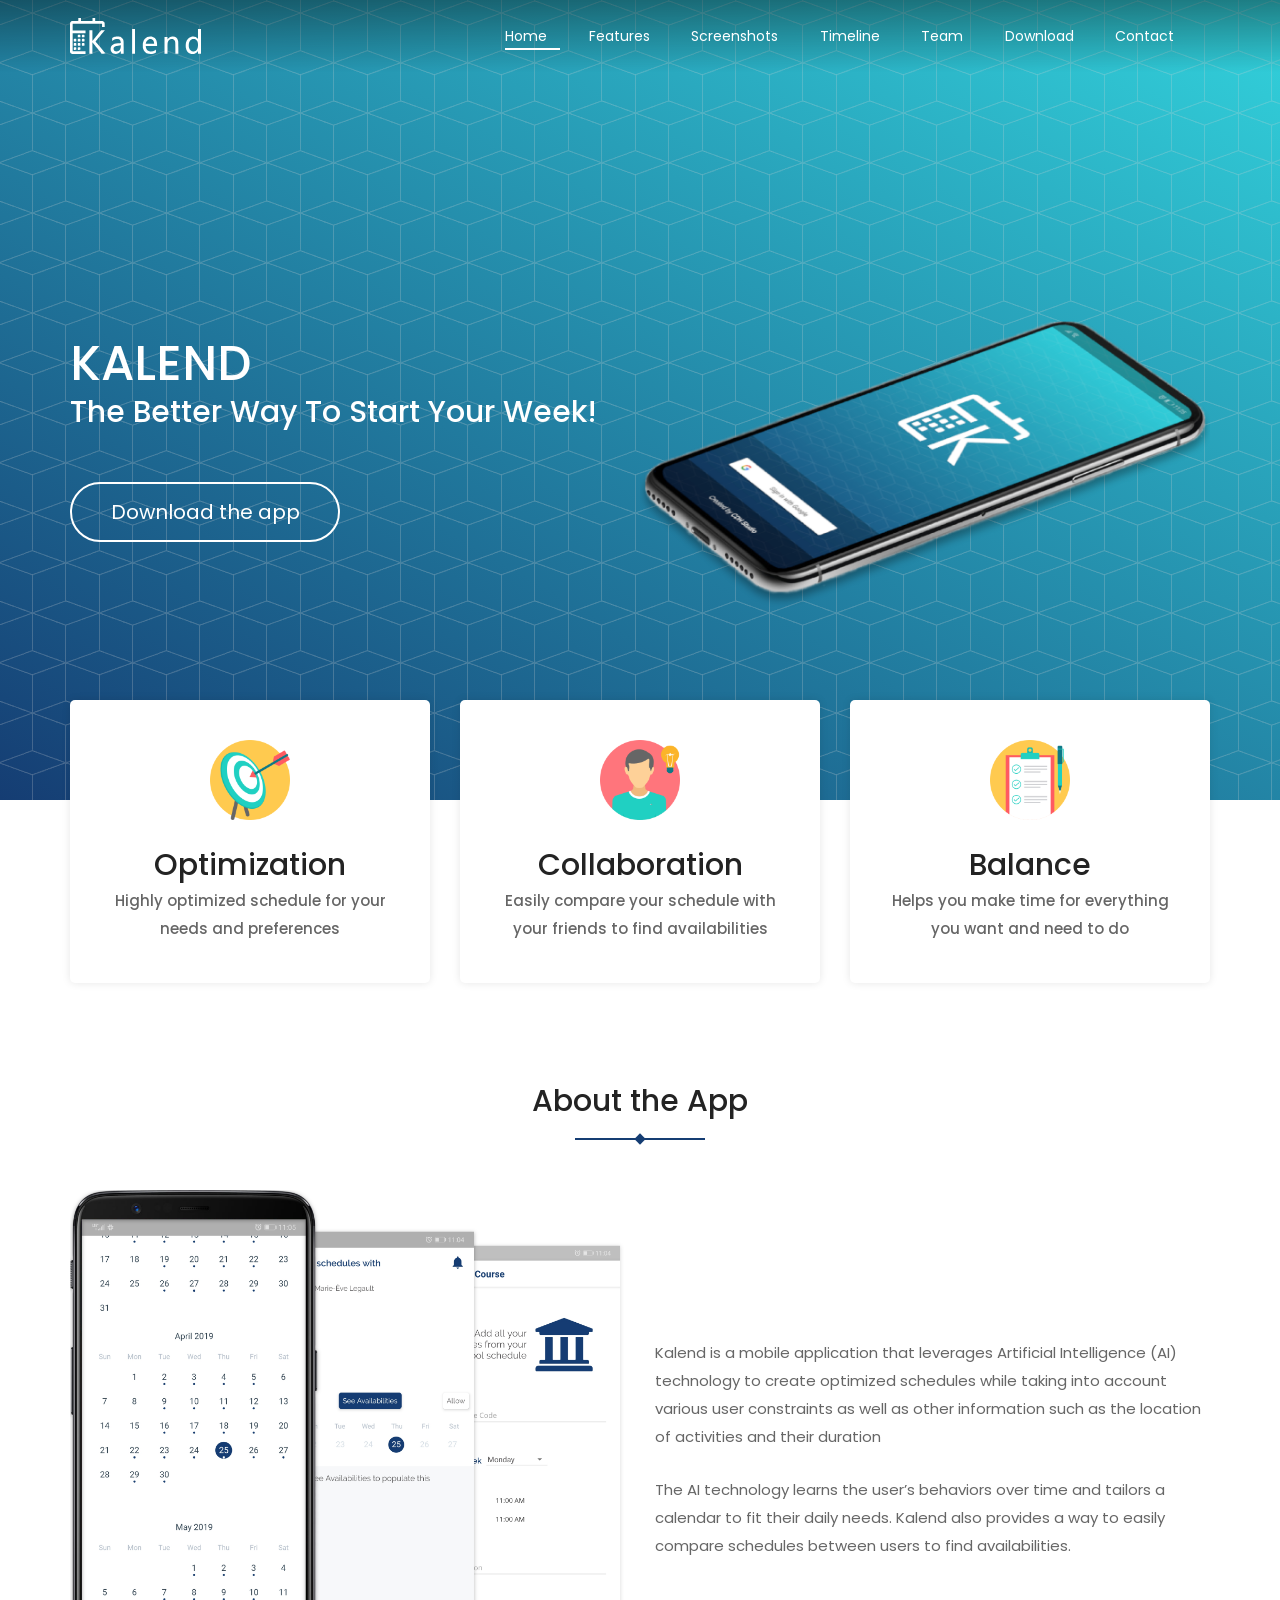
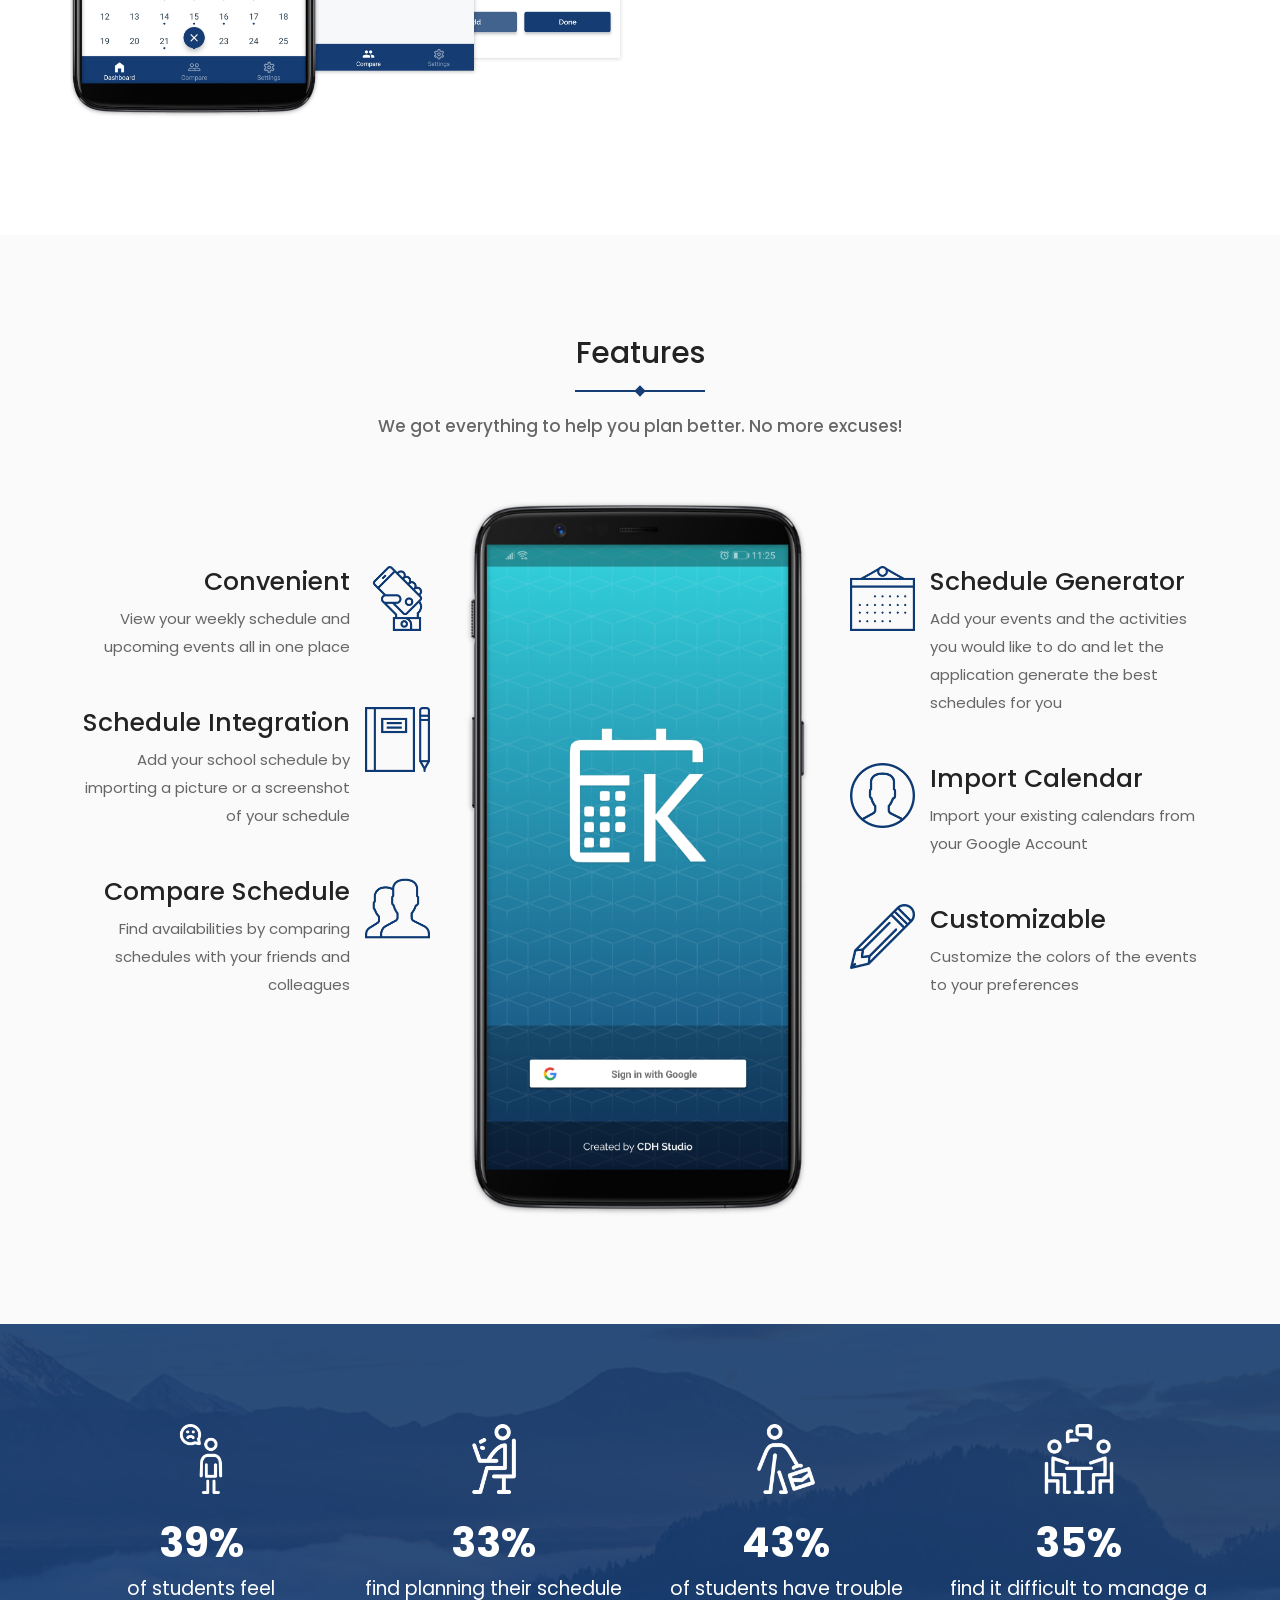
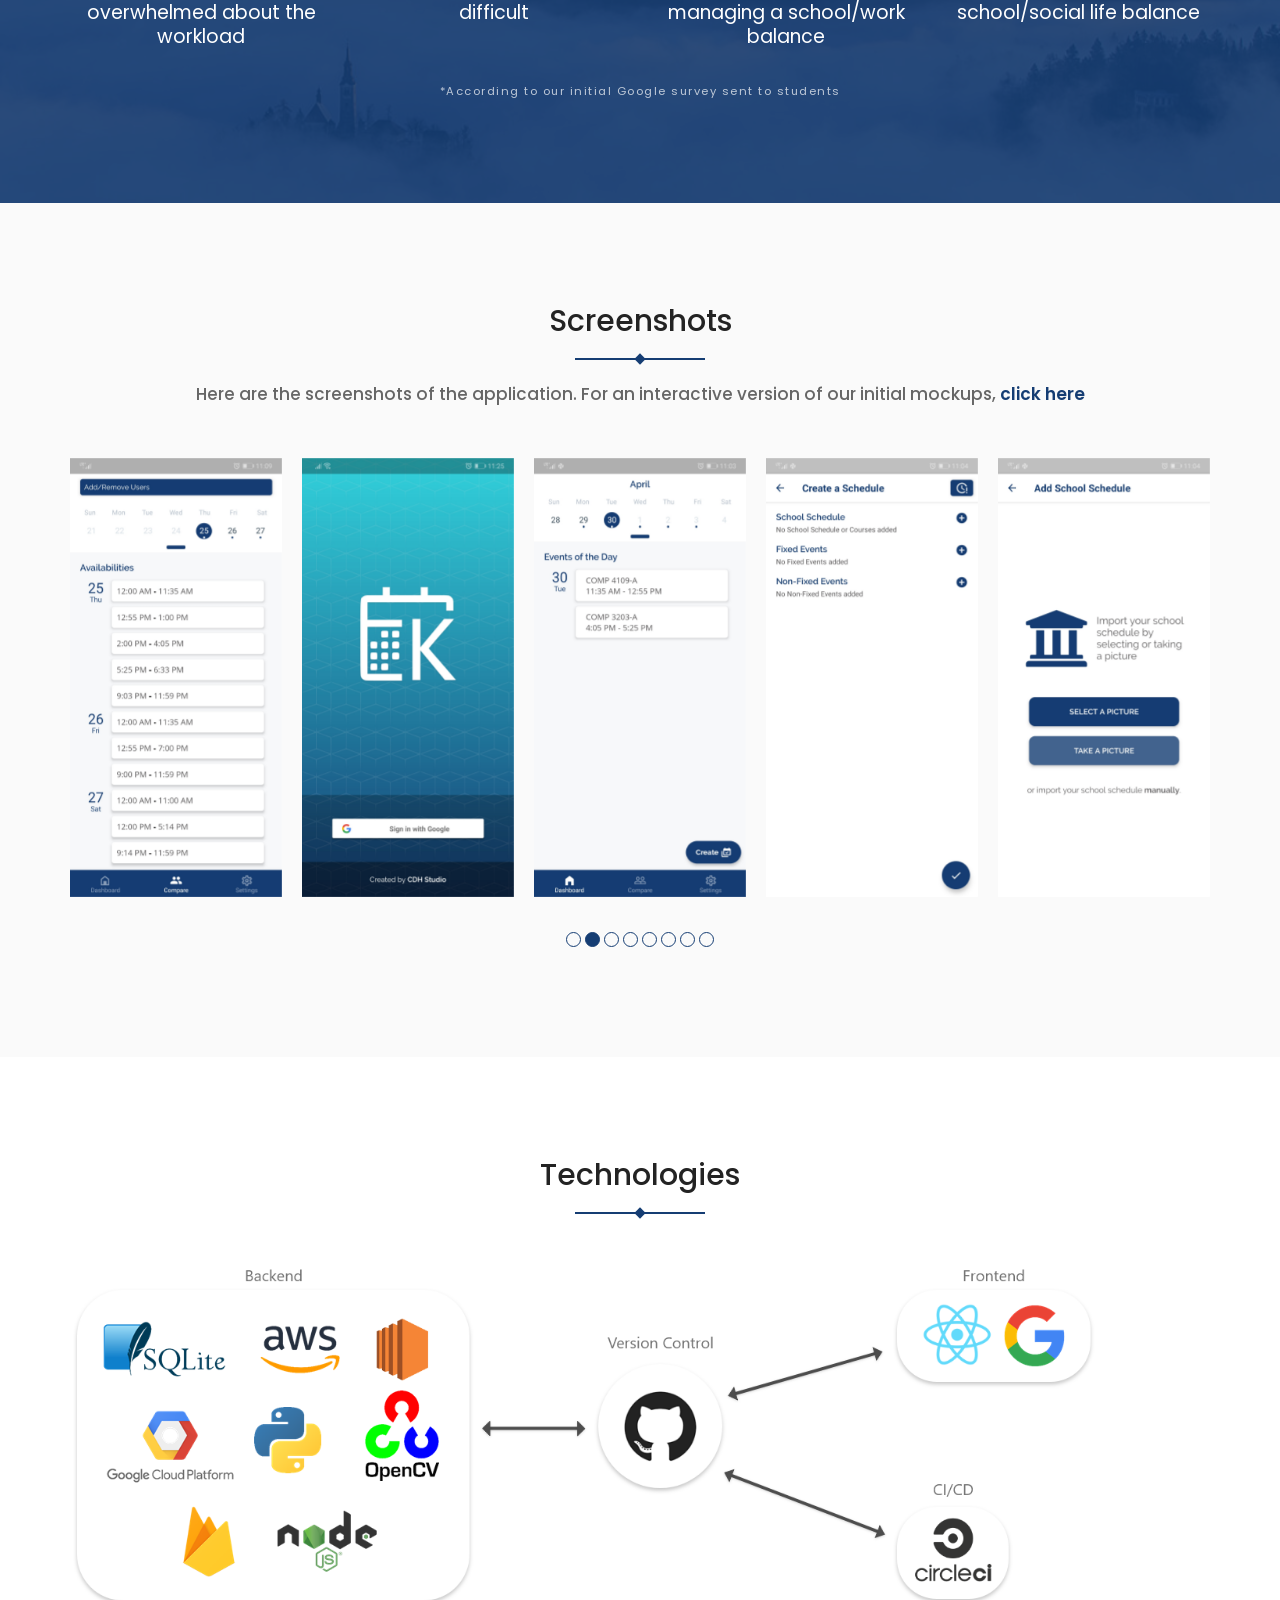
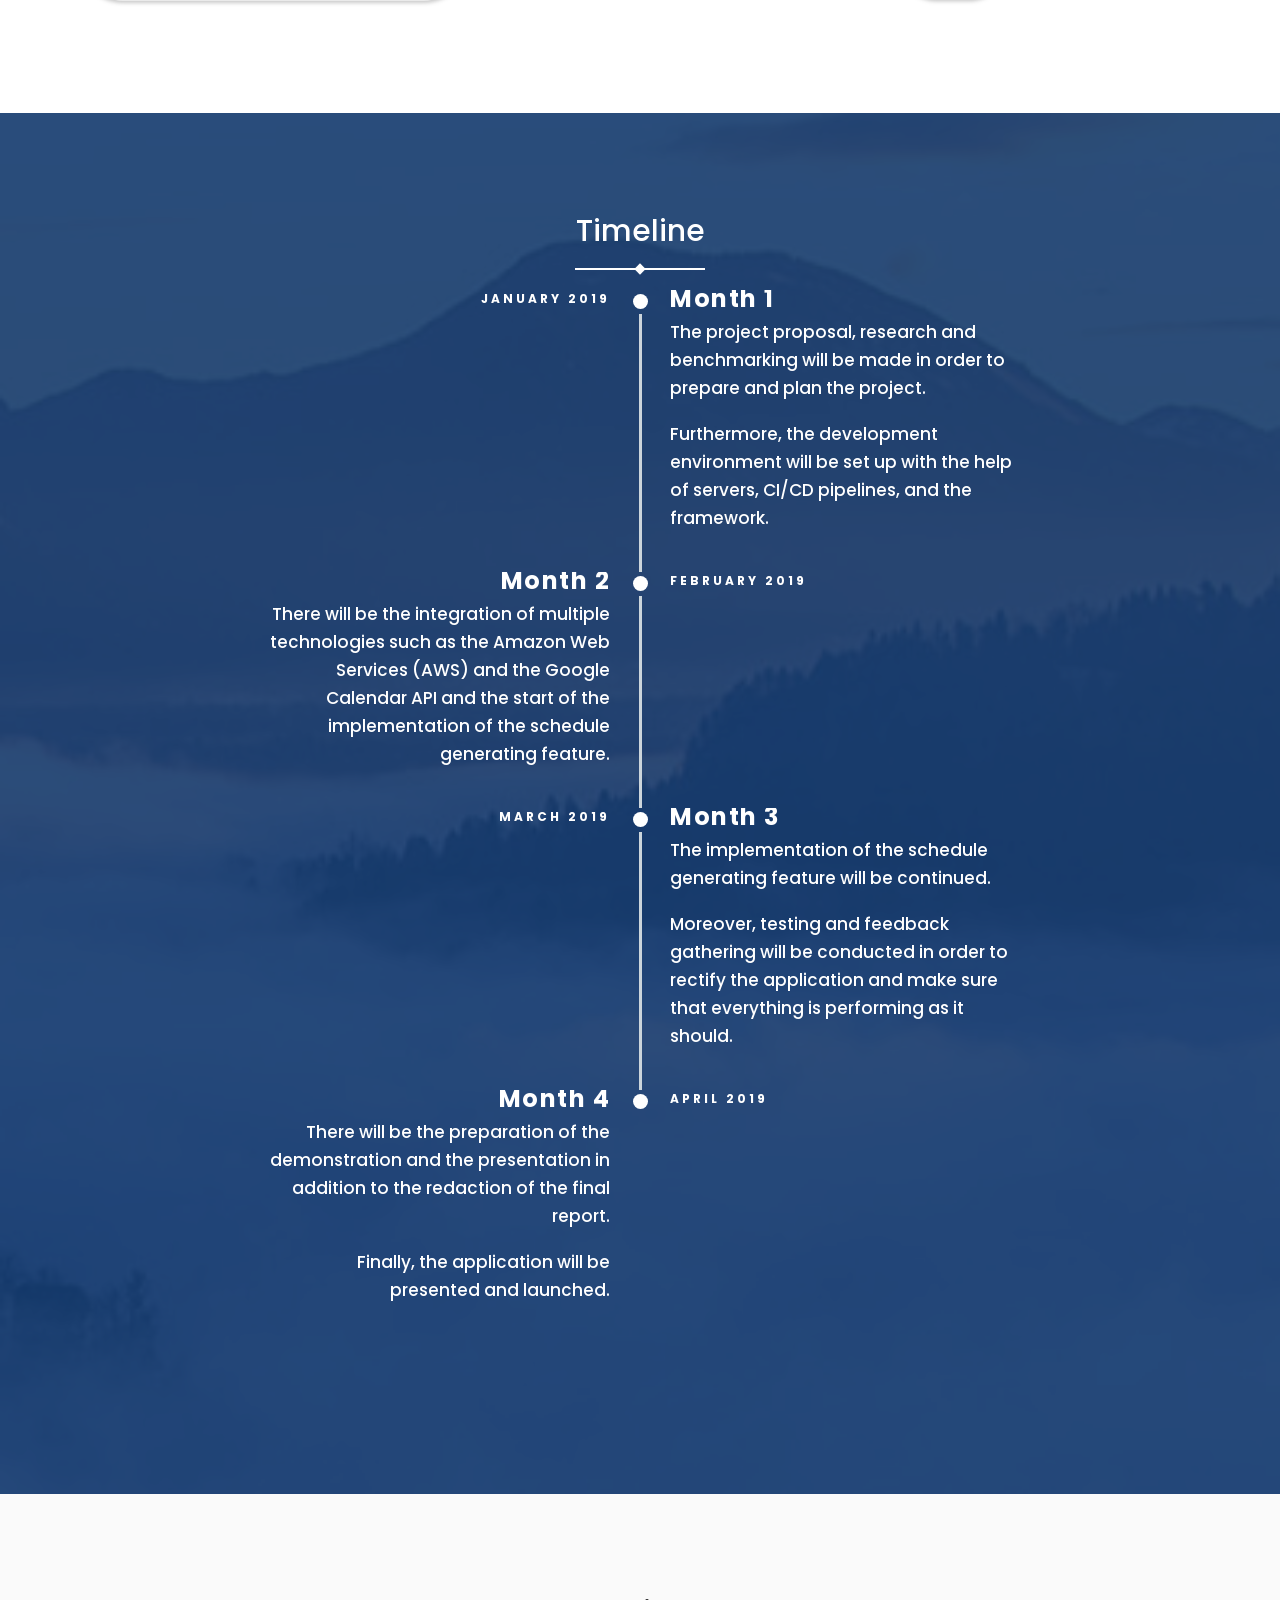
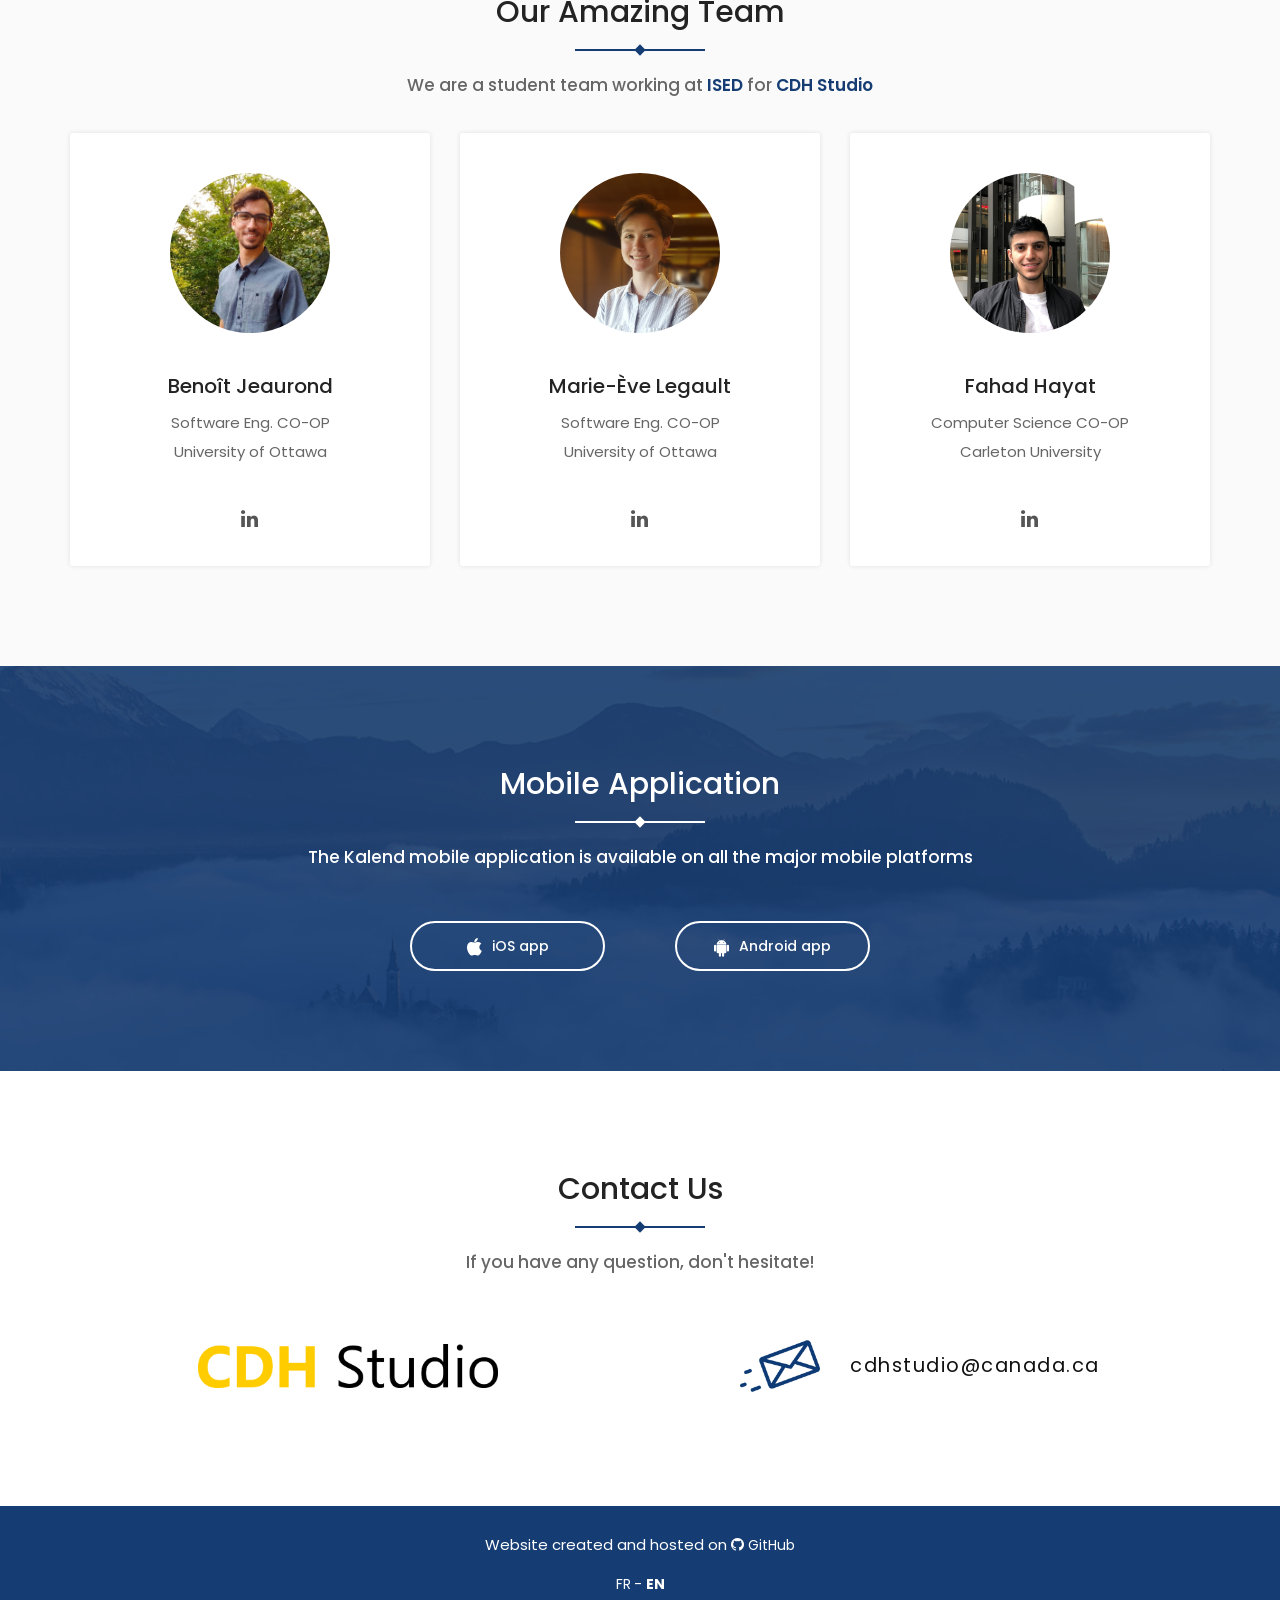
<file: index.html>
<!DOCTYPE html>
<html lang="en">

<head>
    <!--- Basic Page Needs  -->
    <meta charset="utf-8">
    <title>Kalend</title>
    <meta http-equiv="X-UA-Compatible" content="IE=edge">
    <!-- Mobile Specific Meta  -->
    <meta name="viewport" content="width=device-width, initial-scale=1, maximum-scale=1">
    <!-- CSS -->
    <link rel="stylesheet" href="assets/css/bootstrap.min.css">
    <link rel="stylesheet" href="assets/css/jquery-ui.css">
    <link rel="stylesheet" href="assets/css/font-awesome.min.css">
    <link rel="stylesheet" href="assets/css/owl.carousel.min.css">
    <link rel="stylesheet" href="assets/css/slicknav.min.css">
    <link rel="stylesheet" href="assets/css/magnificpopup.css">
    <link rel="stylesheet" href="assets/css/jquery.mb.YTPlayer.min.css">
    <link rel="stylesheet" href="assets/css/typography.css">
    <link rel="stylesheet" href="assets/css/style.css">
    <link rel="stylesheet" href="assets/css/responsive.css">
    <!--[if IE]>
    <style>
        .header-area {
             background-color: #1473e6f0 !important;
        }
    </style>
    <![endif]-->
    <!-- Favicon -->
    <link rel="shortcut icon" type="image/png" href="assets/img/icon/favicon.ico">
    <!-- HTML5 Shim and Respond.js IE8 support of HTML5 elements and media queries -->
    <!-- WARNING: Respond.js doesn't work if you view the page via file:// -->
    <!--[if lt IE 9]>
        <script src="https://oss.maxcdn.com/libs/html5shiv/3.7.0/html5shiv.js"></script>
        <script src="https://oss.maxcdn.com/libs/respond.js/1.4.2/respond.min.js"></script>
        <![endif]-->
</head>

<body>
    <!-- preloader area start -->
    <div id="preloader">
        <div class="spinner"></div>
    </div>
    <!-- preloader area end -->
    
    <!-- header area start -->
    <header id="header">
        <div class="header-area">
            <div class="container">
                <div class="row">
                    <div class="menu-area">
                        <div class="col-md-3 col-sm-12 col-xs-12">
                            <div class="logo">
                                <a href="index.html"><img src="assets/img/icon/logo.svg" alt="Kalend"></a>
                            </div>
                        </div>
                        <div class="col-md-9 hidden-xs hidden-sm">
                            <div class="main-menu">
                                <nav class="nav-menu">
                                    <ul>
                                        <li class="active"><a href="#home">
                                            <span class="en">Home</span>
                                            <span class="fr">Accueil</span>
                                        </a></li>
                                        <li><a href="#feature">
                                            <span class="en">Features</span>
                                            <span class="fr">Fonctions</span>
                                        </a></li>
                                        <li><a href="#screenshot">
                                            <span class="en">Screenshots</span>
                                            <span class="fr">Prototype</span></a>
                                        </li>
                                        <li><a href="#timeline">
                                            <span class="en">Timeline</span>
                                            <span class="fr">Calendrier</span></a>
                                        </li>
                                        <li><a href="#team">
                                            <span class="en">Team</span>
                                            <span class="fr">Équipe</span></a>
                                        </li>
                                        <li><a href="#download">
                                            <span class="en">Download</span>
                                            <span class="fr">Télécharger</span></a>
                                        </li>
                                        <li><a href="#contact">
                                            <span class="en">Contact</span>
                                            <span class="fr">Rejoindre</span></a>
                                        </li>
                                    </ul>
                                </nav>
                            </div>
                        </div>
                        <div class="col-sm-12 col-xs-12 visible-sm visible-xs">
                            <div class="mobile_menu"></div>
                        </div>
                    </div>
                </div>
            </div>
        </div>
    </header>
    <!-- header area end -->

    <!-- slider area start -->
    <section class="slider-area" id="home">
        <div class="container">
            <div class="col-md-6 col-sm-6 col-xs-12">
                <div class="row">
                    <div class="slider-inner text-right">
                        <h2>KALEND</h2>
                        <h5>
                            <span class="en">The Better Way To Start Your Week!</span>
                            <span class="fr">La meilleure façon de commencer votre mois!</span>
                        </h5>
                        <a href="#download">
                            <span class="en">Download the app</span>
                            <span class="fr">Télécharger l'application</span>
                        </a>
                    </div>
                </div>
            </div>
            
            <div class="col-md-6 col-sm-6 hidden-xs">
                <div class="row">
                    <div class="slider-img">
                        <img src="assets/img/mobile/slider-left-img.png" alt="slider image">
                    </div>
                </div>
            </div>
        </div>
    </section>
    <!-- slider area end -->

    <!-- service area start -->
    <div class="service-area">
        <div class="container">
            <div class="row">
                <div class="col-md-4 col-sm-4 col-xs-12">
                    <div class="service-single">
                        <img src="assets/img/icon/target.png" alt="idea" width="80">
                        <h2>
                            <span class="en">Optimization</span>
                            <span class="fr">Optimisation</span>
                        </h2>
                        <p>
                            <span class="en">Highly optimized schedule for your needs and preferences</span>
                            <span class="fr">Agenda hautement optimisée pour vos besoins et préférences</span>
                        </p>
                    </div>
                </div>
                <div class="col-md-4 col-sm-4 col-xs-12 col-6">
                    <div class="service-single">
                        <img src="assets/img/icon/thinking.png" alt="chatbot" width="80">
                        <h2>
                            <span class="en">Collaboration</span>
                            <span class="fr">Collaboration</span>
                        </h2>
                        <p>
                            <span class="en">Easily compare your schedule with your friends to find availabilities</span>
                            <span class="fr">Comparer facilement votre emploi du temps avec vos amis pour trouver des disponibilités</span>
                        </p>
                    </div>
                </div>
                <div class="col-md-4 col-sm-4 col-xs-12 col-6">
                    <div class="service-single">
                        <img src="assets/img/icon/notepad.png" alt="bell" width="80">
                        <h2>Balance</h2>
                        <p>
                            <span class="en">Helps you make time for everything you want and need to do</span>
                            <span class="fr">Vous aide à prendre le temps de faire tout ce que vous voulez et devez faire</span>
                        </p>
                    </div>
                </div>
            </div>
        </div>
    </div>
    <!-- service area end -->

    <!-- about area start -->
    <div class="about-area ptb--100">
        <div class="container">
            <div class="section-title">
                <h2>
                    <span class="en">About the App</span>
                    <span class="fr">À propos</span>
                </h2>
            </div>
            <div class="row d-flex flex-center">
                <div class="col-md-6 col-sm-6 hidden-xs">
                    <div class="about-left-img">
                        <img src="assets/img/about/abt-left-img.png" alt="image">
                    </div>
                </div>

                <div class="col-md-6 col-sm-6 col-xs-12 d-flex flex-center">
                    <div class="about-content">
                        <p>
                            <span class="en">Kalend is a mobile application that leverages Artificial Intelligence (AI) technology to create optimized schedules while taking into account various user constraints as well as other information such as the location of activities and their duration</span>
                            <span class="fr">Kalend est une application mobile qui exploite la technologie de l'Intelligence Artificielle (IA) pour créer des plannings optimisés tout en tenant compte de diverses contraintes utilisateur ainsi que d'autres informations telles que la localisation des activités et leur durée</span>
                        </p>
                        <p>
                            <span class="en">The AI technology learns the user’s behaviors over time and tailors a calendar to fit their daily needs. Kalend also provides a way to easily compare schedules between users to find availabilities.</span>
                            <span class="fr">La technologie d’intelligence artificielle apprend les comportements de l’utilisateur au fil du temps et adapte un calendrier aux besoins quotidiens. Kalend fournit également une façon de comparer les emplois du temps entre utilisateurs afin de trouver des disponibilités.</span>
                        </p>
                    </div>
                </div>
            </div>
        </div>
    </div>
    <!-- about area end -->

    <!-- feature area start -->
    <section class="feature-area bg-gray ptb--100" id="feature">
        <div class="container">
            <div class="section-title">
                <h2>
                    <span class="en">Features</span>
                    <span class="fr">Fonctionalités</span>
                </h2>
                <p>
                    <span class="en">We got everything to help you plan better. No more excuses!</span>
                    <span class="fr">Nous avons tout pour vous aider à mieux planifier. Plus d'excuses!</span>
                </p>
            </div>
            <div class="row">
                <div class="col-md-4 col-sm-6 col-xs-12">
                    <div class="ft-content rtl">
                        <div class="ft-single">
                            <img src="assets/img/icon/feature/smartphone.png" alt="icon" width="65" height="65">
                            <div class="meta-content">
                                <h2>
                                    <span class="en">Convenient</span>
                                    <span class="fr">Convenable</span>
                                </h2>
                                <p>
                                    <span class="en">View your weekly schedule and upcoming events all in one place</span>
                                    <span class="fr">Visualisez votre emploi du temps hebdomadaire et les événements à venir dans un seul endroit</span>
                                </p>
                            </div>
                        </div>
                        <div class="ft-single">
                            <img src="assets/img/icon/feature/notebook.png" alt="icon" width="65" height="65">
                            <div class="meta-content">
                                <h2>
                                    <span class="en">Schedule Integration</span>
                                    <span class="fr">Intégration d'horaire</span>
                                </h2>
                                <p>
                                    <span class="en">Add your school schedule by importing a picture or a screenshot of your schedule</span>
                                    <span class="fr">Ajoutez votre horaire scolaire en important une photo ou une capture d'écran de votre emploi du temps</span>
                                </p>
                            </div>
                        </div>
                        <div class="ft-single">
                            <img src="assets/img/icon/feature/users.png" alt="icon" width="65" height="65">
                            <div class="meta-content">
                                <h2>
                                    <span class="en">Compare Schedule</span>
                                    <span class="fr">Comparaison horaire</span>
                                </h2>
                                <p>
                                    <span class="en">Find availabilities by comparing schedules with your friends and colleagues</span>
                                    <span class="fr">Trouvez les disponibilités en comparant les horaires avec vos amis et collègues</span>
                                </p>
                            </div>
                        </div>
                    </div>
                </div>
                <div class="col-md-4 hidden-sm col-xs-12">
                    <div class="ft-screen-img">
                        <img src="assets/img/mobile/ft-screen-img.png" alt="image">
                    </div>
                </div>
                <div class="col-md-4 col-sm-6 col-xs-12">
                    <div class="ft-content">
                        <div class="ft-single">
                            <img src="assets/img/icon/feature/calendar.png" alt="icon" width="65" height="65">
                            <div class="meta-content">
                                <h2>
                                    <span class="en">Schedule Generator</span>
                                    <span class="fr">Générateur d'horaire</span>
                                </h2>
                                <p>
                                    <span class="en">Add your events and the activities you would like to do and let the application generate the best schedules for you</span>
                                    <span class="fr">Ajoutez vos événements et les activités que vous souhaitez faire et laissez l'application générer les meilleurs programmes pour vous.</span>
                                </p>
                            </div>
                        </div>
                        <div class="ft-single">
                            <img src="assets/img/icon/feature/user.png" alt="icon" width="65" height="65">
                            <div class="meta-content">
                                <h2>
                                    <span class="en">Import Calendar</span>
                                    <span class="fr">Importer un calendrier</span>
                                </h2>
                                <p>
                                    <span class="en">Import your existing calendars from your Google Account</span>
                                    <span class="fr">Importer vos calendriers existants de votre compte Google</span>
                                </p>
                            </div>
                        </div>
                        <div class="ft-single">
                            <img src="assets/img/icon/feature/edit.png" alt="icon" width="65" height="65">
                            <div class="meta-content">
                                <h2>
                                    <span class="en">Customizable</span>
                                    <span class="fr">Personnalisable</span>
                                </h2>
                                <p>
                                    <span class="en">Customize the colors of the events to your preferences</span>
                                    <span class="fr">Personnalisez les couleurs des événements selon vos préférences</span>
                                </p>
                            </div>
                        </div>
                    </div>
                </div>
            </div>
        </div>
    </section>
    <!-- feature area end -->

    <!-- achivement area start -->
    <div class="achivement-area ptb--100">
        <div class="container">
            <div class="row">
                <div class="col-md-3 col-sm-3 col-xs-12">
                    <div class="ach-single">
                        <div class="icon"><img src="assets/img/icon/sad-emotion.png" alt="icon" width="70" height="70"></div>
                        <p><span class="counter">80</span>%</p>
                        <h5>
                            <span class="en">of students feel overwhelmed about the workload</span>
                            <span class="fr">des étudiants se sentent dépassés par la charge de travail</span>
                        </h5>
                    </div>
                </div>
                <div class="col-md-3 col-sm-3 col-xs-12">
                    <div class="ach-single">
                        <div class="icon"><img src="assets/img/icon/working-on-laptop.png" alt="icon" width="70" height="70"></div>
                        <p><span class="counter">65</span>%</p>
                        <h5>
                            <span class="en">find planning their schedule difficult</span>
                            <span class="fr">trouve difficile de planifier leur emploi du temps</span>
                        </h5>
                    </div>
                </div>
                <div class="col-md-3 col-sm-3 col-xs-12">
                    <div class="ach-single">
                        <div class="icon"><img src="assets/img/icon/going-to-work.png" alt="icon" width="70" height="70"></div>
                        <p><span class="counter">88</span>%</p>
                        <h5>
                            <span class="en">of students have trouble managing a school/work balance</span>
                            <span class="fr">des étudiants ont du mal à gérer un équilibre école/travail</span>
                        </h5>
                    </div>
                </div>
                <div class="col-md-3 col-sm-3 col-xs-12">
                    <div class="ach-single">
                        <div class="icon"><img src="assets/img/icon/meeting-with-a-friend.png" alt="icon" width="70" height="70"></div>
                        <p><span class="counter">72</span>%</p>
                        <h5>
                            <span class="en">find it difficult to manage a school/social life balance</span>
                            <span class="fr">trouve difficile de concilier la vie scolaire et sociale</span>
                        </h5>
                    </div>
                </div>
            <div class="col-md-12 col-sm-12 col-xs-12">
                        <h5 style='
    color: rgba(255, 255, 255, 0.7);
                                   text-align: center;
                                   padding-top: 30px;
                                   font-weight: 400;
                                   font-size: 0.75em;
'>
                            <span class="en">*According to our initial Google survey sent to students</span>
                            <span class="fr">*Selon notre sondage initial de Google envoyé aux étudiants</span>
                        </h5>
                </div>
            </div>
        </div>
    </div>
    <!-- achivement area end -->

    <!-- screen slider area start -->
    <section class="screen-area bg-gray ptb--100" id="screenshot">
        <div class="container">
            <div class="section-title">
                <h2>
                    <span class="en">Screenshots</span>
                    <span class="fr">Capture d'écrans</span>
                </h2>
                <p>
                    <span class="en">Here are the screenshots of the application. For an interactive version of our initial mockups,</span>
                    <span class="fr">Voici les captures d'écran de l'application. Pour une version interactive de nos maquettes initiales, </span> 
                    <a style="font-size: 17px;font-family: 'Poppins', sans-serif;   
                    color: #153d73; font-weight: 600" target="_blank" href="https://xd.adobe.com/view/be58e6ad-f437-4fe1-7b0b-03dc4ed063d1-c869/">
                        <span class="en">click here</span>
                        <span class="fr">cliquer ici</span>
                    </a>
                </p>
            </div>
            <div class="screen-slider owl-carousel">
                <div class="single-screen">
                    <img src="assets/img/mobile/screen-slider/screen1.jpg" alt="mobile screen">
                </div>
                <div class="single-screen">
                    <img src="assets/img/mobile/screen-slider/screen2.jpg" alt="mobile screen">
                </div>
                <div class="single-screen">
                    <img src="assets/img/mobile/screen-slider/screen3.jpg" alt="mobile screen">
                </div>
                <div class="single-screen">
                    <img src="assets/img/mobile/screen-slider/screen4.jpg" alt="mobile screen">
                </div>
                <div class="single-screen">
                    <img src="assets/img/mobile/screen-slider/screen5.jpg" alt="mobile screen">
                </div>
                <div class="single-screen">
                    <img src="assets/img/mobile/screen-slider/screen6.jpg" alt="mobile screen">
                </div>
                <div class="single-screen">
                    <img src="assets/img/mobile/screen-slider/screen7.jpg" alt="mobile screen">
                </div>
                <div class="single-screen">
                    <img src="assets/img/mobile/screen-slider/screen8.jpg" alt="mobile screen">
                </div>
            </div>
        </div>
    </section>
    <!-- screen slider area end -->
    
    <!-- technologies area start -->
     <section class="team-area ptb--100" id="tech">
        <div class="container">
            <div class="section-title">
                <h2>Technologies</h2>
            </div>
            
            <img src="assets/img/technologies/tech.png" alt="service image" width="90%">
        </div>
    </section>
    <!-- technologies area end -->

    <!-- timeline area start -->
     <section class="call-to-action ptb--100" id="timeline">
        <div class="container">
            <div class="section-title">
                <h2>
                    <span class="en">Timeline</span>
                    <span class="fr">Calendrier</span>
                </h2>
                <div class="row example-centered">
                    <div class="col-xs-10 col-xs-offset-1 col-sm-8 col-sm-offset-2">
                        <ul class="timeline timeline-centered">
                            <li class="timeline-item">
                                <div class="timeline-info">
                                    <span>
                                        <span class="en">January 2019</span>
                                        <span class="fr">Janvier 2019</span>
                                    </span>
                                </div>
                                <div class="timeline-marker"></div>
                                <div class="timeline-content">
                                    <h3 class="timeline-title">
                                        <span class="en">Month 1</span>
                                        <span class="fr">1er mois</span>
                                    </h3>
                                    <p>
                                        <span class="en">The project proposal, research and benchmarking will be made in order to prepare and plan the project.</span>
                                        <span class="fr">La proposition de projet, la recherche et l'analyse comparative seront effectuées afin de préparer et de planifier le projet.</span>
                                    </p>
                                    <br>
                                    <p>
                                        <span class="en">Furthermore, the development environment will be set up with the help of servers, CI/CD pipelines, and the framework.</span>
                                        <span class="fr">En outre, l'environnement de développement sera mis en place à l’aide de serveurs, de pipelines CI / CD et du framework.</span>
                                    </p>
                                </div>
                            </li>
                            <li class="timeline-item">
                                <div class="timeline-info">
                                    <span>
                                        <span class="en">February 2019</span>
                                        <span class="fr">Février 2019</span>
                                    </span>
                                </div>
                                <div class="timeline-marker"></div>
                                <div class="timeline-content">
                                    <h3 class="timeline-title">
                                        <span class="en">Month 2</span>
                                        <span class="fr">2e mois</span>
                                    </h3>
                                    <p>
                                        <span class="en">There  will  be  the  integration  of  multiple  technologies such  as  the Amazon Web Services (AWS) and the Google Calendar API and the start of the implementation of the schedule generating feature.</span>
                                        <span class="fr">Il y aura l'intégration de plusieurs technologies telles que Amazon Web Services (AWS) et l'API Google Calendar, ainsi que le début de la mise en œuvre de la fonctionnalité de génération de planification.</span>
                                    </p>
                                </div>
                            </li>
                            <li class="timeline-item">
                                <div class="timeline-info">
                                    <span>
                                        <span class="en">March 2019</span>
                                        <span class="fr">Mars 2019</span>
                                    </span>
                                </div>
                                <div class="timeline-marker"></div>
                                <div class="timeline-content">
                                    <h3 class="timeline-title">
                                        <span class="en">Month 3</span>
                                        <span class="fr">3e mois</span>
                                    </h3>
                                    <p>
                                        <span class="en">The implementation of the schedule generating feature will be continued.</span>
                                        <span class="fr">L'implémentation de la fonctionnalité de génération d'horaire sera poursuivie.</span>
                                    </p>
                                    <br>
                                    <p>
                                        <span class="en">Moreover, testing and feedback gathering will be conducted in order to rectify the application and make sure that everything is performing as it should.</span>
                                        <span class="fr">De plus, des tests et une collecte de commentaires seront effectués afin de rectifier la demande et de s'assurer que tout fonctionne comme prévu.</span>
                                    </p>
                                </div>
                            </li>
                            <li class="timeline-item">
                                <div class="timeline-info">
                                    <span>
                                        <span class="en">April 2019</span>
                                        <span class="fr">Avril 2019</span>
                                    </span>
                                </div>
                                <div class="timeline-marker"></div>
                                <div class="timeline-content">
                                    <h3 class="timeline-title">
                                        <span class="en">Month 4</span>
                                        <span class="fr">4e mois</span>
                                    </h3>
                                    <p>
                                        <span class="en">There will be the preparation of the demonstration and the presentation in addition to the redaction of the final report.</span>
                                        <span class="fr">Il y aura la préparation de la démonstration et la présentation en plus de la rédaction du rapport final.</span>
                                    </p>
                                    <br>
                                    <p>
                                        <span class="en">Finally, the application will be presented and launched.</span>
                                        <span class="fr">Enfin, l'application sera présentée et lancée.</span>
                                    </p>
                                </div>
                            </li>
                        </ul>
                    </div>
                </div>
            </div>
        </div>
    </section>
    <!-- timeline area end -->
    
    <!-- team area start -->
    <section class="team-area bg-gray ptb--100" id="team">
        <div class="container">
            <div class="section-title">
                <h2>
                    <span class="en">Our Amazing Team</span>
                    <span class="fr">Notre équipe incroyable</span>
                </h2>
                <p style="padding-bottom: 2em">
                    <span class="en">We are a student team working at </span>
                    <span class="fr">Nous somme une équipe d'étudiants travaillant à </span>
                    <a style="font-weight: 600" href="https://www.ic.gc.ca/eic/site/icgc.nsf/eng/home">ISED</a>
                    <span class="en">for</span>
                    <span class="fr">pour</span>
                    <a style="font-weight: 600" href="https://cdhstudio.ca/">CDH Studio</a>
                </p>
            </div>
            <div class="row">
                <div class="col-md-4 col-sm-6 col-xs-12 col-6">
                    <div class="single-team">
                        <div class="team-thumb">
                            <img src="assets/img/team/Ben.jpg" alt="image">
                        </div>
                        <h4>Benoît Jeaurond</h4>
                        <span>
                            <span class="en">Software Eng. CO-OP</span>
                            <span class="fr">Génie logiciels co-op</span>
                        </span>
                        <p>
                            <span class="en">University of Ottawa</span>
                            <span class="fr">Université d'Ottawa</span>
                        </p>
                        <ul class="tst-social">
                            <li><a href="https://www.linkedin.com/in/benoit-jeaurond/"><i class="fa fa-linkedin"></i></a></li>              
                        </ul>
                    </div>
                </div>
                <div class="col-md-4 col-sm-6 col-xs-12 col-6">
                    <div class="single-team">
                        <div class="team-thumb">
                            <img src="assets/img/team/Marie.jpg" alt="image">
                        </div>
                        <h4>Marie-Ève Legault</h4>
                        <span>
                            <span class="en">Software Eng. CO-OP</span>
                            <span class="fr">Génie logiciels co-op</span>
                        </span>
                        <p>
                            <span class="en">University of Ottawa</span>
                            <span class="fr">Université d'Ottawa</span>
                        </p>
                        <ul class="tst-social">
                            <li><a href="https://www.linkedin.com/in/marie-%C3%A8ve-legault-085b95149/"><i class="fa fa-linkedin"></i></a></li>     
                        </ul>
                    </div>
                </div>
                <div class="col-md-4 col-sm-6 col-xs-12 col-6">
                    <div class="single-team">
                        <div class="team-thumb">
                            <img src="assets/img/team/Fahad.jpg" alt="image">
                        </div>
                        <h4>Fahad Hayat</h4>
                        <span>
                            <span class="en">Computer Science CO-OP</span>
                            <span class="fr">Informatique co-op</span>
                        </span>
                        <p>
                            <span class="en">Carleton University</span>
                            <span class="fr">Université de Carleton</span>
                        </p>
                        <ul class="tst-social">
                            <li><a href="https://www.linkedin.com/in/fahdhayat/"><i class="fa fa-linkedin"></i></a></li> 
                        </ul>
                    </div>
                </div>
            </div>
        </div>
    </section>
    <!-- team area end -->

    <!-- download area start -->
    <section class="call-to-action ptb--100" id="download">
        <div class="container">
            <div class="section-title text-white">
                <h2>
                    <span class="en">Mobile Application</span>
                    <span class="fr">Application mobile</span>
                </h2>
                <p>
                    <span class="en">The Kalend mobile application is available on all the major mobile platforms</span>
                    <span class="fr">L'application mobile Kalend est disponible sur plates-formes mobiles importantes</span>
                </p>
            </div>
            <div class="download-btns btn-area text-center">
                <a href="https://github.com/CDH-Studio/Kalend/releases" target='_blank' rel='noopener noreferrer'><i class="fa fa-apple"></i>
                    <span class="en">iOS app</span>
                    <span class="fr">application iOS</span>
                </a>
                <a href="https://github.com/CDH-Studio/Kalend/releases" target='_blank' rel='noopener noreferrer'><i class="fa fa-android"></i>
                    <span class="en">Android app</span>
                    <span class="fr">application Android</span></a>
            </div>
        </div>
    </section>
    <!-- download area end -->

    <!-- contact area start -->
    <section class="contact-area ptb--100" id="contact">
        <div class="container">
            <div class="section-title">
                <h2>
                    <span class="en">Contact Us</span>
                    <span class="fr">Nous rejoindre</span>
                </h2>
                <p>
                    <span class="en">If you have any question, don't hesitate!</span>
                    <span class="fr">Si vous avez des questions, n'hésiter pas de nous contacter!</span>
                </p>
            </div>
            <div class="row" style="display: flex; align-items: center">
                <div class="col-md-6 col-sm-12 col-xs-12 col-12">
                    <a href="https://cdhstudio.ca/"><img class="center-logo" src="assets/img/cdhlogo.png" alt="cdhstudio" width="300"></a>
                </div>
                <div class="col-md-2 col-sm-4 col-xs-4 col 4">
                    <img src="assets/img/icon/message.png" alt="email" width="80" class="email-icon">
                </div>
                <div class="col-md-4 col-sm-8 col-xs-8 col 8">
                    <span class="email-span-height"><a href="mailto:cdhstudio@canada.ca" class="email-span-font">cdhstudio@canada.ca</a></span>
                </div>
                
            </div>
        </div>
    </section>
    <!-- contact area end -->

    <!-- footer area start -->
    <footer>
        <div class="footer-area">
            <div class="container">
                <p>
                    <span class="en">Website created and hosted on</span>
                    <span class="fr">Site créé et hébergé sur</span> <span style="color: #fff;">
                    <i class="fa fa-github"></i>
                  </span> <a href="https://cdh-studio.github.io/Kalend-Website/">GitHub</a></p>
                  <p style="color:#ffffff !important">
                  <a class="nav-link" id="frTrig">FR</a>-<a class="nav-link" id="enTrig">EN</a>
                </p>
                </p>
            </div>
        </div>
    </footer>
    <!-- footer area end -->

    <!-- Scripts -->
    <script type="text/javascript" src="assets/js/jquery-3.2.0.min.js"></script>
    <script type="text/javascript" src="assets/js/jquery-ui.js"></script>
    <script type="text/javascript" src="assets/js/bootstrap.min.js"></script>
    <script type="text/javascript" src="assets/js/jquery.slicknav.min.js"></script>
    <script type="text/javascript" src="assets/js/owl.carousel.min.js"></script>
    <script type="text/javascript" src="assets/js/magnific-popup.min.js"></script>
    <script type="text/javascript" src="assets/js/counterup.js"></script>
    <script type="text/javascript" src="assets/js/jquery.waypoints.min.js"></script>
    <script type="text/javascript" src="assets/js/jquery.mb.YTPlayer.min.js"></script>
    <script type="text/javascript" src="assets/js/theme.js"></script>
    <script type="text/javascript" src="assets/js/index.js"></script>
</body>

</html>
</file>
<file: assets/css/typography.css>
/* 
Table Of Contents
=========================
- Default Typography
- Custom Typography
=========================
*/


/* 
--------------------------
- Default Typography
--------------------------
*/

body {
    font-family: 'Poppins', sans-serif;
}

h1,
h2,
h3,
h4,
h5,
h6 {
    margin: 0;
    font-family: 'Poppins', sans-serif;
    font-weight: 700;
    color: #000;
    letter-spacing: 1.5px;
}

h1 a,
h2 a,
h3 a,
h4 a,
h5 a,
h6 a {
    font-weight: inherit;
    font-family: 'Poppins', sans-serif;
}

h1 {
    font-size: 36px;
    line-height: 70px;
    letter-spacing: 1px;
    margin-bottom: 0px;
}

h2 {
    font-size: 22px;
    line-height: 24px;
    margin-bottom: 0px;
}

h3 {
    font-size: 24px;
    line-height: 30px;
    margin-bottom: 0px;
}

h4 {
    font-size: 20px;
    line-height: 27px;
}

h5 {
    font-size: 16px;
    line-height: 24px;
}

h6 {
    font-size: 14px;
    line-height: 24px;
}

p {
    font-family: 'Poppins', sans-serif;
    font-size: 15px;
    font-weight: normal;
    letter-spacing: 0;
    line-height: 28px;
    margin: 0;
}

p img {
    margin: 0;
}

span {
    font-family: 'Poppins', sans-serif;
}



/* em and strong */

em {
    font: 15px/30px;
}

strong,
b {
    font: 15px/30px;
}

small {
    font-size: 11px;
    line-height: inherit;
}



/*  blockquotes */

blockquote {
    border-left: 0 none;
    font-family: 'Poppins', sans-serif;
    margin: 10px 0;
    padding-left: 40px;
    position: relative;
}

blockquote::before {
    color: #4e5665;
    content: "";
    font-family: FontAwesome;
    font-size: 36px;
    left: 20px;
    line-height: 0;
    margin: 0;
    opacity: 0.5;
    position: absolute;
    top: 20px;
}

blockquote p {
    font-style: italic;
    padding: 0;
    font-size: 18px;
    line-height: 36px;
}

blockquote cite {
    display: block;
    font-size: 12px;
    font-style: normal;
    line-height: 18px;
}

blockquote cite:before {
    content: "\2014 \0020";
}

blockquote cite a,
blockquote cite a:visited {
    color: #8B9798;
    border: none
}



/* abbreviations */

abbr {
    color: #444;
    font-weight: 700;
    font-variant: small-caps;
    text-transform: lowercase;
    letter-spacing: .6px;
}

abbr:hover {
    cursor: help;
}



/* links */

a,
a:visited {
    text-decoration: none;
    font-weight: normal;
    font-size: 12px;
    color: #111;
    transition: all 0.3s ease-in-out;
    -webkit-transition: all 0.3s ease-in-out;
    -moz-transition: all 0.3s ease-in-out;
    -o-transition: all 0.3s ease-in-out;
    outline: 0;
}

a:hover,
a:active {
    color: #5b1ffa;
    text-decoration: none;
    outline: 0;
}

a:focus {
    text-decoration: none;
    outline: 0;
}

p a,
p a:visited {
    line-height: inherit;
    outline: 0;
}

a.active-page {
    color: #e6ae48!important;
}



/* list */

ul,
ol {
    margin-bottom: 0px;
    margin-top: 0px;
}

ul {
    margin: 0;
    padding: 0;
    list-style-type: none;
}

ol {
    list-style: decimal;
}

ol,
ul.square,
ul.circle,
ul.disc {
    margin-left: 0px;
}

ul.square {
    list-style: square outside;
}

ul.circle {
    list-style: circle outside;
}

ul.disc {
    list-style: disc outside;
}

ul ul,
ul ol,
ol ol,
ol ul {
    margin: 0;
}

ul ul li,
ul ol li,
ol ol li,
ol ul li {
    margin-bottom: 0px;
}

li {
    line-height: 18px;
    margin-bottom: 0px;
}

ul.large li {}

li p {}



/* definition list */

dl {
    margin: 12px 0;
}

dt {
    margin: 0;
    color: #11ABB0;
}

dd {
    margin: 0 0 0 20px;
}

button {}



/* 
--------------------------
- Custom Typography
--------------------------
*/


/* Your Custom Typography. */


/*pealoader css*/

div#preloader {
    height: 100%;
    left: 0;
    overflow: visible;
    position: fixed;
    top: 0;
    width: 100%;
    z-index: 999;
    display: flex;
    background: #fff;
}


.spinner {
    width: 40px;
    height: 40px;
    margin: auto;
    background-color: #333;

    border-radius: 100%;
    -webkit-animation: sk-scaleout 1.0s infinite ease-in-out;
    animation: sk-scaleout 1.0s infinite ease-in-out;
}

@-webkit-keyframes sk-scaleout {
    0% {
        -webkit-transform: scale(0)
    }
    100% {
        -webkit-transform: scale(1.0);
        opacity: 0;
    }
}

@keyframes sk-scaleout {
    0% {
        -webkit-transform: scale(0);
        transform: scale(0);
    }
    100% {
        -webkit-transform: scale(1.0);
        transform: scale(1.0);
        opacity: 0;
    }
}


/*----------------------------
 Basic margin padding
-----------------------------*/

.m--0 {
    margin-top: 0;
    margin-right: 0;
    margin-bottom: 0;
    margin-left: 0;
}

.p--0 {
    padding-top: 0;
    padding-right: 0;
    padding-bottom: 0;
    padding-left: 0;
}


/*---------------------------
   Margin top
--------------------------*/

.mt--0 {
    margin-top: 0
}

.mt--10 {
    margin-top: 10px
}

.mt--15 {
    margin-top: 15px
}

.mt--20 {
    margin-top: 20px
}

.mt--30 {
    margin-top: 30px
}

.mt--40 {
    margin-top: 40px
}

.mt--50 {
    margin-top: 50px
}

.mt--60 {
    margin-top: 60px
}

.mt--70 {
    margin-top: 70px
}

.mt--80 {
    margin-top: 80px
}

.mt--90 {
    margin-top: 90px
}

.mt--100 {
    margin-top: 100px
}

.mt--110 {
    margin-top: 110px
}

.mt--120 {
    margin-top: 120px
}

.mt--130 {
    margin-top: 130px
}

.mt--140 {
    margin-top: 140px
}

.mt--150 {
    margin-top: 150px
}


/*-----------------------------
  Margin bottom
-------------------------------*/

.mb--0 {
    margin-bottom: 0
}

.mb--10 {
    margin-bottom: 10px
}

.mb--15 {
    margin-bottom: 15px
}

.mb--20 {
    margin-bottom: 20px
}

.mb--30 {
    margin-bottom: 30px
}

.mb--40 {
    margin-bottom: 40px
}

.mb--50 {
    margin-bottom: 50px
}

.mb--60 {
    margin-bottom: 60px
}

.mb--70 {
    margin-bottom: 70px
}

.mb--80 {
    margin-bottom: 80px
}

.mb--90 {
    margin-bottom: 90px
}

.mb--100 {
    margin-bottom: 100px
}

.mb--110 {
    margin-bottom: 110px
}

.mb--120 {
    margin-bottom: 120px
}

.mb--130 {
    margin-bottom: 130px
}

.mb--140 {
    margin-bottom: 140px
}

.mb--150 {
    margin-bottom: 150px
}


/*--------------------------
  Padding top
---------------------------*/

.pt--0 {
    padding-top: 0
}

.pt--10 {
    padding-top: 10px
}

.pt--15 {
    padding-top: 15px
}

.pt--20 {
    padding-top: 20px
}

.pt--30 {
    padding-top: 30px
}

.pt--40 {
    padding-top: 40px
}

.pt--50 {
    padding-top: 50px
}

.pt--60 {
    padding-top: 60px
}

.pt--70 {
    padding-top: 70px
}

.pt--80 {
    padding-top: 80px
}

.pt--90 {
    padding-top: 90px
}

.pt--100 {
    padding-top: 100px
}

.pt--110 {
    padding-top: 110px
}

.pt--120 {
    padding-top: 120px
}

.pt--130 {
    padding-top: 130px
}

- .pt--140 {
    padding-top: 140px
}

.pt--150 {
    padding-top: 150px
}


/*------------------------
   Padding bottom
---------------------------*/

.pb--0 {
    padding-bottom: 0
}

.pb--10 {
    padding-bottom: 10px
}

.pb--15 {
    padding-bottom: 15px
}

.pb--20 {
    padding-bottom: 20px
}

.pb--30 {
    padding-bottom: 30px
}

.pb--40 {
    padding-bottom: 40px
}

.pb--50 {
    padding-bottom: 50px
}

.pb--60 {
    padding-bottom: 60px
}

.pb--70 {
    padding-bottom: 70px
}

.pb--80 {
    padding-bottom: 80px
}

.pb--90 {
    padding-bottom: 90px
}

.pb--100 {
    padding-bottom: 100px
}

.pb--110 {
    padding-bottom: 110px
}

.pb--120 {
    padding-bottom: 120px
}

.pb--130 {
    padding-bottom: 130px
}

.pb--140 {
    padding-bottom: 140px
}

.pb--150 {
    padding-bottom: 150px
}

.pb--160 {
    padding-bottom: 160px
}

.pb--170 {
    padding-bottom: 170px
}

.pb--180 {
    padding-bottom: 180px
}

.pb--190 {
    padding-bottom: 190px
}



/*------------------------------
   Page section padding 
-------------------------------*/

.ptb--0 {
    padding: 0
}

.ptb--10 {
    padding: 10px 0
}

.ptb--20 {
    padding: 20px 0
}

.ptb--30 {
    padding: 30px 0
}

.ptb--40 {
    padding: 40px 0
}

.ptb--50 {
    padding: 50px 0
}

.ptb--60 {
    padding: 60px 0
}

.ptb--70 {
    padding: 70px 0
}

.ptb--80 {
    padding: 80px 0
}

.ptb--90 {
    padding: 90px 0
}

.ptb--100 {
    padding: 100px 0
}

.ptb--110 {
    padding: 110px 0
}

.ptb--120 {
    padding: 120px 0
}

.ptb--130 {
    padding: 130px 0
}

.ptb--140 {
    padding: 140px 0
}

.ptb--150 {
    padding: 150px 0
}
.ptb--160 {
    padding: 160px 0
}
.ptb--170 {
    padding: 170px 0
}
.ptb--180 {
    padding: 180px 0
}


/*---------------------------
   Page section margin 
-----------------------------*/

.mtb--0 {
    margin: 0
}

.mtb--10 {
    margin: 10px 0
}

.mtb--15 {
    margin: 15px 0
}

.mtb--20 {
    margin: 20px 0
}

.mtb--30 {
    margin: 30px 0
}

.mtb--40 {
    margin: 40px 0
}

.mtb--50 {
    margin: 50px 0
}

.mtb--60 {
    margin: 60px 0
}

.mtb--70 {
    margin: 70px 0
}

.mtb--80 {
    margin: 80px 0
}

.mtb--90 {
    margin: 90px 0
}

.mtb--100 {
    margin: 100px 0
}

.mtb--110 {
    margin: 110px 0
}

.mtb--120 {
    margin: 120px 0
}

.mtb--130 {
    margin: 130px 0
}

.mtb--140 {
    margin: 140px 0
}

.mtb--150 {
    margin: 150px 0;
}

.d-flex{
    display: flex;
}
.flex-center{
    align-items: center;
}
.h-100{
    height: 100%;
}
.meta-content{
    overflow: hidden;
}
.bg-gray{
    background-color: #fcfcfc;
}
</file>
<file: assets/css/style.css>
/*-----------------------------------------------------------------------------------

    Template Name: Zeedapp
    Template URI: 
    Description: Zeedapp || App Landing Html Template
    Author: Rashadul Islam
    Author URI: http://rashadulislam.com/
    Version: 1.0

-----------------------------------------------------------------------------------
    
    CSS INDEX
    ===================
  
    1. Theme default CSS
    2. Home Page
        2.1 Header Area
        2.2 Slider Area
        2.3 Service Area
        2.4 About Area
        2.5 Feature Area
        2.6 Achivement Area
        2.7 Screen Area
        2.8 Testimonial Area
        2.9 Video Area
       2.10 Pricing Area
       2.11 Team Area
       2.12 Call To Action
       2.13 Blog Post
       2.14 Clinet Area
       2.15 Contact Area


-----------------------------------------------------------------------------------*/


/*----------------------------------------*/


/*  1. Theme default CSS
/*----------------------------------------*/


/*google font*/


@import url('https://fonts.googleapis.com/css?family=Poppins:300,400,500,600,700,800,900');

.clear {
    clear: both
}

::-moz-selection {
    background: #00b0ff;
    color: #fff;
    text-shadow: none;
}

::selection {
    background: #00b0ff;
    color: #fff;
    text-shadow: none;
}

.no-mar {
    margin: 0!important;
}

.no-pad {
    padding: 0!important;
}

.no-top-pad {
    padding-top: 0!important;
}

.text-left {
    text-align: left;
}

.text-center {
    text-align: center;
}

.text-right {
    text-align: left;
}

.bg-theme {
    background-color: #ef525b;
}

.bg-gray {
    background-color: #fafafa;
}

*,
*:before,
*:after {
    -moz-box-sizing: border-box;
    -webkit-box-sizing: border-box;
    box-sizing: border-box;
}

*:focus {
    outline: 0;
}

html {
    font-size: 62.5%;
    -webkit-font-smoothing: antialiased;
}

body {
    background: #fff;
    font-weight: normal;
    font-size: 15px;
    letter-spacing: 1.5px;
    color: #888;
    line-height: 30px;
    -webkit-font-smoothing: antialiased;
    /* Fix for webkit rendering */
    -webkit-text-size-adjust: 100%;
}

img {
    max-width: 100%;
    height: auto;
}

button,
input,
textarea {
    letter-spacing: 1px;
}


/*==========================
2.1 Header Area
===========================*/
.header-area {
    position: fixed;
    display:block;
    left: 0;
    top: 0;
    width: 100%;
    z-index: 998;
    background-image: linear-gradient( 0deg, #00000000, #00000065);
    transition: box-shadow 400ms linear;
    box-shadow: none;
}

.header-area.scrolled {
    transition: box-shadow 400ms linear;
    transition: background-color 400ms linear;
    background-color: #153d73;
    box-shadow: 0 4px 8px 0 rgba(0, 0, 0, 0.2);
  }

.menu-area {
    display: flex;
    align-items: center;
}

.logo {}

.logo a {
    display: inline-block;
}

.logo a img {
    max-height: 100%;
    width: 50%;
    height: 60%
}

.main-menu {
    text-align: right;
}

.main-menu nav ul {}

.main-menu nav ul li {
    display: inline-block;
}

.main-menu nav ul li a {
    display: block;
    font-size: 14px;
    font-weight: 400;
    color: #fff;
    letter-spacing: 0;
    padding: 27px 36px;
    position: relative;
    padding-left: 0;
}

.main-menu nav ul li a:before {
    content: '';
    position: absolute;
    left: 0;
    bottom: 22px;
    height: 2px;
    width: 0%;
    background-color: #fff;
    -webkit-transition: all 0.3s ease 0s;
    -o-transition: all 0.3s ease 0s;
    transition: all 0.3s ease 0s;
}

.main-menu nav ul li:hover a:before,
.main-menu nav ul li.active a:before {
    width: 70%;
}


/*dropdown menu area start*/

.mobile_menu {}
.slicknav_menu .slicknav_menutxt {
    display: none;
}

.slicknav_menu {
    background: transparent;
    margin-top: 21px;
}

.slicknav_menu .slicknav_icon-bar {
    height: 2px;
    width: 19px;
    margin: 3px 0px;
    -webkit-transition: all 0.3s ease 0s;
    transition: all 0.3s ease 0s;
}

.slicknav_btn {
    background-color: transparent;
    position: relative;
    margin-top: -51px;
}

.slicknav_menu .slicknav_open .slicknav_icon-bar:nth-child(2) {
    opacity: 0;
    -ms-filter: "progid:DXImageTransform.Microsoft.Alpha(Opacity=0)";
}

.slicknav_menu .slicknav_open .slicknav_icon-bar:nth-child(1) {
    -webkit-transform: rotate(45deg) translate(1px, 7px);
    transform: rotate(45deg) translate(1px, 7px);
}

.slicknav_menu .slicknav_open .slicknav_icon-bar:nth-child(3) {
    -webkit-transform: rotate(-45deg) translateY(-6px);
    transform: rotate(-45deg) translateY(-6px);
}

.slicknav_menu {
    margin-top: 0;
}

.slicknav_nav {
    background: #ffffff50;
    margin: 10px;
    padding: 6px 0px;
}

.slicknav_nav a:hover {
    background: #fefefe none repeat scroll 0 0;
    border-radius: 0;
}

.slicknav_nav a {
    font-size: 14px;
    letter-spacing: 0.01em;
}

/*==========================
END Header Area
===========================*/

/*==========================
2.2 Slider Area
===========================*/

.slider-area {
    display: flex;
    align-items: center;
    height: 800px;
    background: #9562c7;
    padding-top: 80px;
    background-image: url(../img/bg-pattern.png),linear-gradient( 30deg, #153d73, #32D2DC);
}

.slider-img {
    animation: MoveDown 1s;
    position: absolute;
    left: 0;
    bottom: -270px;
    animation: MoveUpDown 5s infinite;
}

.slider-img:hover {
}

@keyframes MoveUp {
    from {
        bottom: -270px;
    }
    to {
      bottom: -250px;
    }
  }

  @keyframes MoveDown {
    from {
        bottom: -250px;
    }
    to {
      bottom: -270px;
    }
  }
  @keyframes MoveUpDown {
    0%, 100% {
        bottom: -250px;
    }
    75% {
      bottom: -270px;
    }
  }
.slider-img img {
    max-height: 100%;
}

.slider-inner {}

.slider-inner h2 {
    font-size: 48px;
    font-weight: 500;
    color: #fff;
    letter-spacing: 0;
    line-height: 49px;
}

.slider-inner h5 {
    font-size: 30px;
    font-weight: 500;
    color: #fff;
    letter-spacing: 0;
    line-height: 39px;
    margin-bottom: 50px;
    margin-top: 5px;
}

.slider-inner a {
    display: inline-block;
    position: relative;
    height: 60px;
    width: 270px;
    background: transparent;
    border: 2px solid #fff;
    border-radius: 30px;
    text-align: center;
    line-height: 56px;
    color: #fff;
    font-size: 20px;
    font-weight: 400;
    letter-spacing: 0;
}

.slider-inner a i {
    position: absolute;
    left: 16px;
    top: 6px;
    height: 44px;
    width: 44px;
    border: 2px solid #fff;
    border-radius: 50%;
    line-height: 40px;
    font-size: 16px;
    padding-left: 2px;
}


/*with-gradiant*/
.with-gradiant{
    position: relative;
}
.with-gradiant:before{
    content: '';
    position: absolute;
    left: 0;
    top: 0;
    height: 100%;
    width: 100%;
    opacity: 0.8;
    background: rgba(0, 0, 0, 0) linear-gradient(90deg, #ffdc57, #153d73) repeat scroll 0 0;
}
.full-opacity:before{
    opacity: 1;
    background: rgba(0, 0, 0, 0) linear-gradient(90deg, #ffdc57, #153d73) repeat scroll 0 0;
}
.warm-canvas{
    background: rgba(0, 0, 0, 0) linear-gradient(90deg, #ffdc57, #153d73) repeat scroll 0 0;
}
canvas.worms.sketch{
    max-width: 100%;
}


/*===========================
END Slider Area
===========================*/
.nav-link {
    padding:0.25em;
    padding-top: 0.75em;
    display: inline-block;
    color: #fff;
    font-size: 14px;
}

.nav-link.active {
    color: #fff;
}

.nav-link:hover {
    cursor: pointer;
    color: #fff;
}

/*===========================
2.3 Service Area
===========================*/

.service-area {
    position: relative;
    margin-top: -100px;
    background-color: transparent;
}

.service-single {
    padding: 40px 40px;
    background: #fff;
    border-radius: 5px;
    text-align: center;
    box-shadow: 0px 0px 8px rgba(0, 0, 0, 0.1);
}

.service-single img {
    max-width: 150px;
    margin-bottom: 33px;
}

.service-single h2 {
    font-size: 30px;
    font-weight: 500;
    color: #232323;
    letter-spacing: 0;
    margin-bottom: 10px;
}

.service-single p {
    font-weight: 500;
    color: #666666;
    font-size: 15px;
}


/*===========================
END Service Area
===========================*/


/*===========================
2.4 About Area
===========================*/

.about-area {}

.section-title {
    text-align: center;
    margin-bottom: 50px;
}

.section-title h2 {
    font-size: 30px;
    font-weight: 500;
    color: #232323;
    letter-spacing: 0;
    line-height: 37px;
    position: relative;
    margin-bottom: 20px;
    padding-bottom: 20px;
}

.section-title.text-white h2{
    color: #fff;
}

.section-title h2:before {
    content: '';
    position: absolute;
    left: 0;
    bottom: 0;
    height: 2px;
    width: 130px;
    background-color: #153d73;
    left: calc(50% - 65px);
}

.section-title.text-white h2:before{
    background-color: #fff;
}

.section-title h2:after {
    content: '';
    position: absolute;
    left: 0;
    bottom: -3px;
    height: 8px;
    width: 8px;
    background-color: #153d73;
    left: calc(50% - 4px);
    -webkit-transform: rotate(45deg);
    -ms-transform: rotate(45deg);
    -o-transform: rotate(45deg);
    transform: rotate(45deg);
}

.section-title.text-white h2:after{
    background-color: #fff;
}

.section-title p {
    font-size: 17px;
    font-weight: 500;
    color: #666666;
}
.section-title.text-white p{
    color: #fff;
}
.about-left-img {}

.about-left-img img {
    max-width: 100%;
}

.about-content {}

.about-content p {
    color: #666666;
    margin-bottom: 25px;
}


/*===========================
END About Area
===========================*/


/*===========================
2.5 Feature Area
===========================*/

.feature-area {}

.ft-content {
    margin-top: 76px;
}

.ft-single {
    margin-bottom: 46px;
}

.ft-single img {
    float: left;
    margin-right: 15px;
}

.ft-content.rtl img {
    float: right;
    margin-left: 15px;
    margin-right: 0;
}

.ft-content.rtl .meta-content {
    text-align: right;
}

.ft-single h2 {
    font-size: 25px;
    font-weight: 500;
    color: #232323;
    letter-spacing: 0;
    line-height: 31px;
    margin-bottom: 8px;
}

.ft-single p {
    color: #666666;
}

.ft-screen-img {
    text-align: center;
}

.ft-screen-img img {
    max-width: 100%;
}



/*===========================
END Feature Area
===========================*/


/*===========================
2.6 Achivement Area
===========================*/

.achivement-area {
    position: relative;
    background: url(../img/bg/ach-bg-img.jpg) center center/cover no-repeat;
}

.achivement-area:before {
    content: '';
    position: absolute;
    left: 0;
    top: 0;
    height: 100%;
    width: 100%;
    background-color: rgba(21, 61, 115, 0.9);
}

.ach-single {
    text-align: center;
}

.ach-single .icon {
    font-size: 24px;
    color: #fff;
    margin-bottom: 35px;
}

.ach-single>p,
.ach-single>span {
    font-size: 41px;
    font-weight: 700;
    color: #fff;
    letter-spacing: 0;
    display: inline-block;
    margin-bottom: 20px;
}

.ach-single h5 {
    font-size: 19px;
    font-weight: 400;
    color: #fff;
    letter-spacing: 0;
}



/*===========================
END Achivement Area
===========================*/


/*===========================
2.7 Screen Area
===========================*/

.screen-area {
    position: relative;
}

.screen-area img.screen-img {
    position: absolute;
    left: 50.3%;
    bottom: 149px;
    width: 509px;
    height: 567px;
    z-index: 111;
    transform: translateX(-50%);
}

.screen-slider .owl-dots {
    text-align: center;
    margin-top: 30px;
}

.screen-slider .owl-dots .owl-dot {
    height: 15px;
    width: 15px;
    border: 1px solid #153d73;
    border-radius: 50%;
    display: inline-block;
    margin: 0px 2px;
    -webkit-transition: all 0.3s ease 0s;
    -o-transition: all 0.3s ease 0s;
    transition: all 0.3s ease 0s;
}

.screen-slider .owl-dots .active {
    background-color: #153d73;
}


/*===========================
END Screen Area
===========================*/


/*===========================
2.8 Testimonial Area
===========================*/

.testimonial-area {}

.testimonial-slider {}

.single-tst {
        text-align: center;
    border: 2px solid #ffffff;
    border-radius: 10px;
    margin-top: 109px;
    padding: 0px 8%;
    padding-bottom: 24px;
}

.single-tst img {
    max-width: 134px;
    margin: auto;
    position: relative;
    margin-top: -70px;
    z-index: 1;
    margin-bottom: 22px;
    border-radius: 50%;
    box-shadow: 0px 0px 8px rgba(0,0,0,0.1);
}

.single-tst h4 {
	font-size: 20px;
    font-weight: 500;
    color: #232323;
    letter-spacing: 0;
}

.single-tst span {
	font-size: 15px;
    color: #666666;
    letter-spacing: 0;
    font-weight: 500;
}

.single-tst p {
	color: #666666;
	margin: 8px 0px 20px;
}

.tst-social li {
    display: inline-block;
}

.tst-social li a {
	font-size: 20px;
    color: #555;
    margin: 0px 5px;
}
.tst-social li a:hover {
	color: #153d73;
}

.testimonial-slider .owl-dots {
    text-align: center;
    margin-top: 50px;
}

.testimonial-slider .owl-dots .owl-dot {
    height: 15px;
    width: 15px;
    border: 1px solid #ffffff;
    border-radius: 50%;
    display: inline-block;
    margin: 0px 2px;
    -webkit-transition: all 0.3s ease 0s;
    -o-transition: all 0.3s ease 0s;
    transition: all 0.3s ease 0s;
}

.testimonial-slider .owl-dots .active {
    background-color: #ffffff;
}


/*===========================
END Testimonial Area
===========================*/

/*===========================
2.9 Video Area
===========================*/
.video-area {
	text-align: center;
    position: relative;
    background: url(../img/bg/ach-bg-img.jpg) center center/cover no-repeat;
}

.video-area:before {
    content: '';
    position: absolute;
    left: 0;
    top: 0;
    height: 100%;
    width: 100%;
    background-image: linear-gradient( 30deg, #da39d5e0, #153d73d9);
}
.video-area h2{
	font-size: 40px;
	font-weight: 500;
	color: #ffffff;
	letter-spacing: 0;
	margin-bottom: 14px;
    line-height: 42px;
}
.video-area p{
	color: #fff;
	font-weight: 500;
	font-size: 14px;
}
.video-area a{
	font-size: 22px;
    color: #153d73;
    height: 50px;
    width: 50px;
	position: relative;
    border-radius: 50%;
    text-align: center;
    line-height: 53px;
    padding-left: 6px;
    background: #fff;
    display: inline-block;
    margin-top: 50px;
}
.video-area a:before,
.video-area a:after{
	content: '';
    position: absolute;
    left: 0;
    top: 0;
    height: 100%;
    width: 100%;
    border: 1px solid #fff;
    border-radius: 50%;
}
.video-area a:before{
	-webkit-animation: scaling 1s linear 0s infinite;
	-o-animation: scaling 1s linear 0s infinite;
	animation: scaling 1s linear 0s infinite;
}
.video-area a:after{
	-webkit-animation: scaling 1s linear 0.3s infinite;
	-o-animation: scaling 1s linear 0.3s infinite;
	animation: scaling 1s linear 0.3s infinite;
}
@keyframes scaling{
	0%{
		opacity: 0;
		-webkit-transform: scale(1);
		-ms-transform: scale(1);
		-o-transform: scale(1);
		transform: scale(1);
	}
	15%{
		opacity: 0.7;
		-webkit-transform: scale(1.05);
		-ms-transform: scale(1.05);
		-o-transform: scale(1.05);
		transform: scale(1.05);
	}
	100%{
		opacity: 0;
		-webkit-transform: scale(2);
		-ms-transform: scale(2);
		-o-transform: scale(2);
		transform: scale(2);
	}
}

/*===========================
END Video Area
===========================*/

/*===========================
2.10 Pricing Area
===========================*/
.pricing-area{}
.single-price{
    border-radius: 5px;
    overflow: hidden;
    box-shadow: 0px 0px 9px rgba(0,0,0,0.05);
    padding-bottom: 35px;
    text-align: center;
    -webkit-transition: all 0.3s ease 0s;
    -o-transition: all 0.3s ease 0s;
    transition: all 0.3s ease 0s;
}
.single-price:hover{
    box-shadow: 0px 3px 10px rgba(0,0,0,0.1);
}
.prc-head{
        background: #153d73;
    text-align: center;
    padding: 40px;
}
.prc-head span{
    font-size: 24px;
    font-weight: 500;
    color: #fff;
    letter-spacing: 0;
    margin-bottom: 12px;
    display: block;
}
.prc-head h5{
    font-size: 40px;
    color: #ffffff;
    letter-spacing: 0;
    font-weight: 500;
    line-height: 53px;
}
.prc-head h5 small{
    color: #fff;
}
.single-price ul{
    text-align: center;
    margin-top: 10px;
}
.single-price ul li{
        font-weight: 400;
    font-size: 14px;
    color: #666666;
    line-height: 16px;
    margin-top: 19px;
    letter-spacing: 0;
}
.single-price a{
    font-size: 18px;
    font-weight: 400;
    letter-spacing: 0;
    color: #333;
    border: 1px solid #153d73;
    padding: 5px 21px;
    border-radius: 3px;
    display: inline-block;
    margin-top: 44px;
}
.single-price a:hover{
    color: #fff;
    background-color: #153d73;
}

/*===========================
END Pricing Area
===========================*/

/*===========================
2.11 Team Area
===========================*/
.team-area{}
.single-team{
    background-color: #fff;
    text-align: center;
    overflow: hidden;
    border-radius: 3px;
    padding-bottom: 30px;
    box-shadow: 0px 0px 5px rgba(0,0,0,0.1);
    -webkit-transition: all 0.3s ease 0s;
    -o-transition: all 0.3s ease 0s;
    transition: all 0.3s ease 0s;
}
.single-team:hover{
    box-shadow: 0px 3px 5px rgba(0,0,0,0.2);
}
.team-thumb{
    margin: 40px 0px;
}
.team-thumb img{
    max-width: 160px;
    border-radius: 50%;
}
.single-team h4{
        font-size: 20px;
    font-weight: 500;
    color: #232323;
    letter-spacing: 0;
    margin-bottom: 8px;
}
.single-team span{
    display: block;
    color: #666;
    font-weight: 400;
    letter-spacing: 0;
}
.single-team ul{
    margin-top: 40px;
}


/*===========================
2.11 Team Area
===========================*/

/*===========================
2.12 Call To Action
===========================*/

.call-to-action {
    position: relative;
    z-index: 1;
    background: url(../img/bg/ach-bg-img.jpg) center center/cover no-repeat;
}

.call-to-action:before {
    content: '';
    position: absolute;
    left: 0;
    top: 0;
    height: 100%;
    width: 100%;
    z-index: -1;
    background-color: rgba(21, 61, 115, 0.9);
}
.download-btns a {
    margin: 0px 32px;
    height: 50px;
    width: 195px;
    border: 2px solid #fff;
    display: inline-block;
    text-align: center;
    line-height: 46px;
    border-radius: 33px;
    font-weight: 500;
    font-size: 14px;
    color: #fff;
    letter-spacing: 0;
}
.download-btns a:hover{
    background-color: #fff;
    color: #153d73;
}
.download-btns a i {
    font-size: 19px;
    margin-right: 6px;
    vertical-align: middle;
}


/*===========================
END Call To Action
===========================*/

/*===========================
2.13 Blog Post
===========================*/
.blog-post{}
.single-post{}
.single-post a {
    display: block;
    margin-bottom: 7px;
}
.single-post a >img{
    border-radius: 5px 5px 0px 0px;
    max-width: 100%;
}
.single-post .blog-meta{}
.single-post .blog-meta ul{}
.single-post .blog-meta ul li{
    display: inline-block;
    font-size: 12px;
    color: #666666;
    letter-spacing: 0;
    margin-right: 10px;
}
.single-post .blog-meta ul li i{
    margin-right: 5px;
    color: #444;
}
.single-post h2 a{
    display: block;
    font-size: 20px;
    font-weight: 500;
    color: #232323;
    margin-bottom: 11px;
    margin-top: 7px;
    letter-spacing: 0;
}
.single-post h2 a:hover{
    color: #153d73;
}
.single-post p{
    color: #555;
    letter-spacing: 0.01em;
}

/*===========================
END Blog Post
===========================*/

/*===========================
2.14 Clinet Area
===========================*/
.clinet-area{}
.client-carousel{}
.client-carousel img{
    border: 1px solid #8422f9;
    border-left: none;
    border-right: none;
    padding: 15px 0px;
}

/*===========================
2.14 Clinet Area
===========================*/

/*===========================
END Contact Area
===========================*/
.contact-area{}
.contact-form{}
.contact-form form{}
.contact-form input,
.contact-form textarea{
        width: 100%;
    height: 45px;
    margin-bottom: 20px;
    padding-left: 15px;
    border-radius: 3px;
    border: none;
    box-shadow: 0px 1px 5px rgba(0,0,0,0.1);
    color: #222;
}
.contact-form textarea{
    min-height: 165px;
}
.contact-form #send{
    height: 45px;
    width: 150px;
    background: #153d73;
    color: #fff;
    text-align: center;
    line-height: 45px;
    -webkit-transition: all 0.3s ease 0s;
    -o-transition: all 0.3s ease 0s;
    transition: all 0.3s ease 0s;
}
.contact-form #send:hover{
    background-color: #444;
}
.contact_info{
    padding-left: 40px;
}
.contact_info .s-info{
    margin-bottom: 14px;
}
.s-info i{
        font-size: 21px;
    color: #153d73;
    float: left;
    margin-right: 14px;
    margin-top: 6px;
}
.s-info .meta-content{
    overflow: hidden;
}
.s-info .meta-content span{
        font-size: 15px;
    color: #666;
    font-weight: 400;
    display: block;
}
.c-social{
    margin-top: 25px;
}
.c-social ul{}
.c-social ul li{
    display: inline-block;
}
.c-social ul li a{
    display: block;
    height: 50px;
    width: 50px;
    border-radius: 50%;
    background-color: #153d73;
    color: #fff;
    text-align: center;
    line-height: 50px;
    font-size: 20px;
    margin-right: 6px;
}

.c-social ul li a:hover{
    background-color: #444;
}

.center-logo{
    display: block;
    margin-left: auto;
    margin-right: auto;
}

.email-icon{
    float: right;
}

.email-span-height{
    line-height: 4em;
}

.email-span-font{
    font-size: 1.3em;
}

/*===========================
END Contact Area
===========================*/

/*footer area*/
.footer-area{
    height: 120px;
    text-align: center;
    background-color: #153d73;
    display: flex;
    align-items: center;
}
.footer-area p{
    color: #ffffff;
}
.footer-area p a{
    color: #ffffff;
    font-size: 14px;
}
/*===========================
3. Blog Details
===========================*/

.blog-list {}

.list-item {
    box-shadow: 0px 5px 30px 0px rgba(0, 0, 0, 0.1);
    padding: 15px 15px 26px;
}

.blog-thumbnail {
    margin-bottom: 15px;
}

.blog-thumbnail a {
    display: block;
}

.blog-thumbnail a img {
    max-width: 100%;
}

.list-item h2.blog-title a {
    display: block;
    font-size: 18px;
    font-weight: 500;
    color: #272727;
    letter-spacing: 0;
    margin-bottom: 9px;
}

.list-item h2.blog-title a:hover {
    color: #153d73;
}

.blog-meta {}

.blog-meta ul {}

.blog-meta ul li {
    display: inline-block;
    font-size: 14px;
    color: #272727;
    font-weight: 500;
    margin-right: 9px;
}

.blog-meta ul li i {
    margin-right: 4px;
}

.blog-summery {
    margin: 7px 0px 25px;
}

.blog-summery p {
    color: #696969;
}

.list-item a.read-more {
    width: 130px;
    height: 40px;
    background: #153d73;
    display: block;
    text-align: center;
    line-height: 40px;
    color: #fff;
    letter-spacing: 0.01em;
}

.list-item a.read-more:hover {
    box-shadow: 0px 5px 13px 0px rgba(0, 0, 0, 0.2);
}

.blog-info h2.blog-title a {
    display: block;
    font-size: 18px;
    color: #444;
    letter-spacing: 0;
    margin-bottom: 10px;
}

.blog-info h2.blog-title a:hover {
    color: #e8313b;
}

.blog-single-tags {
    margin-top: 67px;
}

.blog-single-tags h2 {
    font-size: 24px;
    font-weight: 400;
    color: #444;
    letter-spacing: 0;
    margin-bottom: 32px;
    font-weight: 500;
    text-transform: uppercase;
}

.blog-single-tags ul {
    list-style-type: none;
}

.blog-single-tags ul li {
    display: inline-block;
}

.blog-single-tags ul li a {
    display: inline-block;
    padding: 9px 15px;
    background: #153d73;
    color: #fff;
    text-transform: uppercase;
    line-height: 14px;
    letter-spacing: 0.04em;
    font-size: 11px;
    margin-bottom: 11px;
    margin-right: 12px;
    box-shadow: 0px 0px 5px rgba(0, 0, 0, 0.1);
}

.blog-single-tags ul li:last-child a {
    margin-bottom: 0px;
}

.blog-single-tags ul li a:hover {
    background-color: #e8313b;
}

.comment-area {
    padding-bottom: 61px;
    border-bottom: 1px solid #efeaea;
}

.comment-title {}

.comment-title h4 {
    font-size: 24px;
    font-weight: 400;
    color: #444;
    letter-spacing: 0;
}

.comment-title h4 span {
    color: #cccccc;
}

.comment-area ul {
    list-style-type: none;
}

.comment-list {}

.comment-info-inner {}

.comment-info-inner article {
    padding: 51px 0px 0px 102px;
    position: relative;
}

.comment-author {
    position: relative;
}

.comment-author img {
    position: absolute;
    left: -103px;
    top: -1px;
    max-width: 80px;
    border-radius: 50%;
    box-shadow: 1px 5px 7px -2px rgba(0, 0, 0, 0.3);
}

.comment-author h2 {
    font-size: 16px;
    font-weight: 700;
    color: #555555;
    line-height: 13px;
    font-family: 'Open Sans', sans-serif;
    letter-spacing: 0;
}

.meta-data {
    margin: 2px 0px 10px;
}

.meta-data p.category {
    font-size: 12px;
    font-weight: 600;
    color: #333333;
}

.meta-data p.category span {
    color: #ef4836;
}

.comment-content {}

.comment-content p {
    font-size: 14px;
    font-weight: 400;
    color: #666666;
    letter-spacing: 0.02em;
    line-height: 26px;
}

.comment-reply {
    position: absolute;
    right: 0;
    top: 48px;
}

.comment-reply a {}

.children {
    padding-left: 104px;
}

.related-post {}

.related-post .rl-post-title h2,
.comment-title h4 {
    font-size: 24px;
    font-weight: 400;
    letter-spacing: 0;
    color: #444;
    margin-bottom: 47px;
}

.related-post-list .single-blog {
    padding: 0px;
}

.related-post-list>div>div:last-child .single-blog {
    margin-bottom: 0;
}

.related-post-list .blog-content {
    padding: 0px 15px 20px;
}

.comment-title,
.rl-post-title {
    margin-top: 62px;
}

.comment-title h4 {}

.leave-comment form {}

.leave-comment form input[type="text"] {
    width: 100%;
    height: 45px;
    margin-bottom: 20px;
    background: #f3f3f3;
    border: none;
    color: #666666;
    padding-left: 15px;
    font-size: 14px;
    transition: all 0.3s ease 0s;
}

.leave-comment form textarea {
    width: 100%;
    max-width: 100%;
    height: 176px;
    min-height: 176px;
    margin-bottom: 20px;
    background: #f3f3f3;
    border: none;
    padding-left: 15px;
    color: #666666;
    font-size: 14px;
    transition: all 0.3s ease 0s;
    padding-top: 7px;
}

.leave-comment form textarea::-webkit-input-placeholder,
.leave-comment form input[type="text"]::-webkit-input-placeholder {
    color: #666666;
    opacity: 1;
}

.leave-comment form textarea::-moz-placeholder,
.leave-comment form input[type="text"]::-moz-placeholder {
    color: #666666;
    opacity: 1;
}

.leave-comment form textarea:-ms-input-placeholder,
.leave-comment form input[type="text"]:-ms-input-placeholder {
    color: #666666;
    opacity: 1;
}

.leave-comment form textarea:-moz-placeholder,
.leave-comment form input[type="text"]:-moz-placeholder {
    color: #666666;
    opacity: 1;
}

.leave-comment form textarea:focus,
.leave-comment form input[type="text"]:focus {
    background: #ffffff;
    box-shadow: 0px 0px 5px rgba(241, 80, 89,0.3);
}

.leave-comment form input#comment-submit {
    background: #153d73;
    border: 1px solid transparent;
    text-transform: uppercase;
    font-size: 12px;
    letter-spacing: 0.01em;
    color: #fff;
    padding: 14px 15px;
    line-height: 14px;
    border-radius: 2px;
    outline: none;
    transition: all 0.3s ease 0s;
    box-shadow: 0px 0px 5px rgba(0, 0, 0, 0.1);
}

.leave-comment form input#comment-submit:hover {
    background: #f73540;
    color: #ffffff;
}

/*sidebar area*/

.crumbs-area {
    width: 100%;
    background: #ece4e4;
    display: flex;
    align-items: center;
    text-align: center;
    position: relative;
}

.crumbs-inner {
       width: 100%;
    margin-top: 72px;
    padding: 120px 0px;
}
.crumbs-inner h2 {
    text-transform: uppercase;
    color: #153d73;
    letter-spacing: 0.05em;
    margin-bottom: 12px;
    font-size: 36px;
}

.crumbs-inner ul {}

.crumbs-inner ul li {
    display: inline-block;
}

.crumbs-inner ul li a,
.crumbs-inner ul li span {
    text-transform: uppercase;
    font-size: 12px;
    letter-spacing: 0;
    color: #153d73;
}

.crumbs-inner ul li a {
    margin-right: 22px;
    position: relative;
}

.crumbs-inner ul li a:before {
    content: '/';
    position: absolute;
    right: -16px;
    top: 0;
}

.crumbs-inner ul li span {
    color: #444;
    font-weight: 600;
}

.blog-post-area {
    padding-top: 120px;
}

.blog-post-area .list-item {
    margin-bottom: 30px;
}

.pagination-area {
    padding-bottom: 100px;
    padding-top: 20px;
}

.pagination {
    text-align: center;
    width: 100%;
}

.pagination ul {
    display: inline-block;
    background: #153d73;
    padding: 4px 7px;
    border-radius: 1px;
    box-shadow: 0px 0px 5px rgba(0, 0, 0, 0.3);
}

.pagination ul li {
    display: inline-block;
}

.pagination ul li a,
.pagination ul li span {
    display: block;
    padding: 10px 10px;
    color: #fff;
    letter-spacing: 0.01em;
    font-weight: 500;
    border-bottom: 1px solid transparent;
}

.pagination ul li a:hover,
.pagination ul li span {
    color: #fff;
    border-bottom: 1px solid #fff;
}

.flex-left-sidebar>div>div {
    display: flex;
    flex-wrap: wrap-reverse;
}

/*===========================
END Blog Standard
===========================*/

/*sidebar--area*/

.sidebar--area {
    padding-left: 40px;
}

.widget {
    margin-bottom: 50px;
}

.widget:last-child {
    margin-bottom: 0px;
}

.widget-search {}

.widget-search form {
    position: relative;
}

.widget-search form input {
    width: 100%;
    height: 45px;
    padding: 0px 45px 0px 15px;
    background: transparent;
    border: 1px solid #ccc;
    font-size: 15px;
    color: #444;
    letter-spacing: 0.02em;
    border-radius: 2px;
    transition: all 0.3s ease 0s;
}

.widget-search form input:focus {
    border-color: #e8313b;
}

.widget-search form input:focus~button {
    color: #fff;
    background-color: #e8313b;
}

.widget-search form button {
    position: absolute;
    right: 0;
    top: 0;
    height: 45px;
    width: 45px;
    background: #153d73;
    border: 1px solid transparent;
    color: #ffffff;
    border-radius: 2px;
    font-size: 16px;
    text-align: center;
    line-height: 42px;
    transition: all 0.3s ease 0s;
}

.widget-recent-post {}

.widget-title {
    margin-bottom: 30px;
    background: #153d73;
    padding: 8px 10px;
    border-radius: 2px;
}

.widget-title h2 {
    text-transform: uppercase;
    font-size: 14px;
    font-weight: 400;
    color: #fff;
    letter-spacing: 0;
    display: inline-block;
    line-height: 21px;
}

.recent--post-list {}

.rc-single-post {
    overflow: hidden;
    margin-bottom: 20px;
}

.rc-single-post:last-child {
    margin-bottom: 0px;
}

.meta-thumb {
    float: left;
    margin-right: 20px;
}

.meta-thumb a {
    display: inline-block;
}

.meta-thumb a img {
    max-width: 100%;
    max-width: 66px;
}

.meta--content {
    overflow: hidden;
}

.meta--content a {
    display: block;
    font-size: 16px;
    letter-spacing: 0.01em;
    color: #535151;
    line-height: 22px;
    font-family: 'Lato', sans-serif;
    margin-top: -3px;
}

.meta--content a:hover {
    color: #153d73;
}

.meta--content span.up-time {
    display: block;
    font-size: 13px;
    letter-spacing: 0;
    color: #888;
}

.widget--category-list ul,
.widget--archive-list ul {
    list-style-type: none;
}

.widget--category-list ul li:last-child,
.widget--archive-list ul li:last-child {
    margin-bottom: -10px;
}

.widget--category-list ul li a,
.widget--archive-list ul li a,
.sidebar--area .widget-nav-menu ul li a {
    font-size: 14px;
    letter-spacing: 0.01em;
    line-height: 20px;
    color: #555;
    display: block;
    margin-bottom: 22px;
}



.widget--category-list ul li a:hover,
.widget--archive-list ul li a:hover,
.widget--category-list ul li a:hover::before,
.widget--archive-list ul li a:hover::before,
.sidebar--area .widget-nav-menu ul li a:hover::before,
.sidebar--area .widget-nav-menu ul li a:hover {
    color: #153d73;
}

.widget--category-list ul li a span,
.widget--archive-list ul li a span {
    color: #c2b8b8;
}

.widget-tags {}

.widget-tag-list {}

.widget-tag-list a {
    display: inline-block;
    font-size: 10px;
    text-transform: uppercase;
    background: #153d73;
    color: #fff;
    padding: 7px 13px;
    margin-bottom: 5px;
    letter-spacing: 0;
    line-height: 15px;
    border-radius: 1px;
    box-shadow: 0px 0px 5px rgba(0, 0, 0, 0.1);
    margin-right: 8px;
}

.widget-tag-list a:hover {
    background-color: #e8313b;
}

/*===========================
END Blog Details
===========================*/

@media (max-width: 991px) {
    .logo a img {
        width: 20%;
    }
}


/*==================================
    TIMELINE
==================================*/
    /*-- GENERAL STYLES
    ------------------------------*/


    .timeline {
      line-height: 1.4em;
      list-style: none;
      margin: 0;
      padding: 0;
      width: 100%;
    }
    .timeline h1, .timeline h2, .timeline h3, .timeline h4, .timeline h5, .timeline h6 {
      line-height: inherit;
    }

    .timeline h3 { 
        margin-bottom: 10px;
    }

    /*----- TIMELINE ITEM -----*/
    .timeline-item {
      padding-left: 40px;
      position: relative;
    }
    .timeline-item:last-child {
      padding-bottom: 0;
    }

    /*----- TIMELINE INFO -----*/
    .timeline-info {
      font-size: 12px;
      font-weight: 700;
      letter-spacing: 3px;
      margin: 0 0 .5em 0;
      text-transform: uppercase;
      white-space: nowrap;
    }

    /*----- TIMELINE MARKER -----*/
    .timeline-marker {
      position: absolute;
      top: 0;
      bottom: 0;
      left: 0;
      width: 15px;
    }
    .timeline-marker:before {
      background: #fff;
      border: 3px solid transparent;
      border-radius: 100%;
      content: "";
      display: block;
      height: 15px;
      position: absolute;
      top: 4px;
      left: 0;
      width: 15px;
      transition: background 0.3s ease-in-out, border 0.3s ease-in-out;
    }
    .timeline-marker:after {
      content: "";
      width: 3px;
      background: #CCD5DB;
      display: block;
      position: absolute;
      top: 24px;
      bottom: 0;
      left: 6px;
    }
    .timeline-item:last-child .timeline-marker:after {
      content: none;
    }

    .timeline-item:not(.period):hover .timeline-marker:before {
      background: transparent;
      border: 3px solid #fff;
    }

    /*----- TIMELINE CONTENT -----*/
    .timeline-content {
      padding-bottom: 40px;
    }
    .timeline-content p:last-child {
      margin-bottom: 0;
    }

    /*----- TIMELINE PERIOD -----*/
    .period {
      padding: 0;
    }
    .period .timeline-info {
      display: none;
    }
    .period .timeline-marker:before {
      background: transparent;
      content: "";
      width: 15px;
      height: auto;
      border: none;
      border-radius: 0;
      top: 0;
      bottom: 30px;
      position: absolute;
      border-top: 3px solid #CCD5DB;
      border-bottom: 3px solid #CCD5DB;
    }
    .period .timeline-marker:after {
      content: "";
      height: 32px;
      top: auto;
    }
    .period .timeline-content {
      padding: 40px 0 70px;
    }
    .period .timeline-title {
      margin: 0;
    }

    .timeline-title {
        color: #fff;
    }

    .call-to-action .section-title {
        color: #fff;
    }

    .call-to-action .section-title h2{
        color: #fff;
    }

    .timeline-content p 
{
    color: #fff;
}    
    /*----------------------------------------------
        MOD: TIMELINE SPLIT
    ----------------------------------------------*/
    @media (min-width: 768px) {
      .timeline-split .timeline, .timeline-centered .timeline {
        display: table;
      }
      .timeline-split .timeline-item, .timeline-centered .timeline-item {
        display: table-row;
        padding: 0;
      }
      .timeline-split .timeline-info, .timeline-centered .timeline-info,
      .timeline-split .timeline-marker,
      .timeline-centered .timeline-marker,
      .timeline-split .timeline-content,
      .timeline-centered .timeline-content,
      .timeline-split .period .timeline-info,
      .timeline-centered .period .timeline-info {
        display: table-cell;
        vertical-align: top;
      }
      .timeline-split .timeline-marker, .timeline-centered .timeline-marker {
        position: relative;
      }
      .timeline-split .timeline-content, .timeline-centered .timeline-content {
        padding-left: 30px;
      }
      .timeline-split .timeline-info, .timeline-centered .timeline-info {
        padding-right: 30px;
      }
      .timeline-split .period .timeline-title, .timeline-centered .period .timeline-title {
        position: relative;
        left: -45px;
      }
    }

    /*----------------------------------------------
        MOD: TIMELINE CENTERED
    ----------------------------------------------*/
    @media (min-width: 992px) {
      .timeline-centered,
      .timeline-centered .timeline-item,
      .timeline-centered .timeline-info,
      .timeline-centered .timeline-marker,
      .timeline-centered .timeline-content {
        display: block;
        margin: 0;
        padding: 0;
      }
      .timeline-centered .timeline-item {
        padding-bottom: 40px;
        overflow: hidden;
      }
      .timeline-centered .timeline-marker {
        position: absolute;
        left: 50%;
        margin-left: -7.5px;
      }
      .timeline-centered .timeline-info,
      .timeline-centered .timeline-content {
        width: 50%;
      }
      .timeline-centered > .timeline-item:nth-child(odd) .timeline-info {
        float: left;
        text-align: right;
        padding-right: 30px;
      }
      .timeline-centered > .timeline-item:nth-child(odd) .timeline-content {
        float: right;
        text-align: left;
        padding-left: 30px;
      }
      .timeline-centered > .timeline-item:nth-child(even) .timeline-info {
        float: right;
        text-align: left;
        padding-left: 30px;
      }
      .timeline-centered > .timeline-item:nth-child(even) .timeline-content {
        float: left;
        text-align: right;
        padding-right: 30px;
      }
      .timeline-centered > .timeline-item.period .timeline-content {
        float: none;
        padding: 0;
        width: 100%;
        text-align: center;
      }
      .timeline-centered .timeline-item.period {
        padding: 50px 0 90px;
      }
      .timeline-centered .period .timeline-marker:after {
        height: 30px;
        bottom: 0;
        top: auto;
      }
      .timeline-centered .period .timeline-title {
        left: auto;
      }
    }

    /*----------------------------------------------
        MOD: MARKER OUTLINE
    ----------------------------------------------*/
    .marker-outline .timeline-marker:before {
      background: transparent;
      border-color: #fff;
    }
    .marker-outline .timeline-item:hover .timeline-marker:before {
      background: #fff;
    }
/*===========================
END TimeLine
===========================*/


@media only screen and (max-width: 1200px) and (min-width: 992px) {
    .screen-area img.screen-img {
        bottom: 169px !important;
        width: 425px !important;
        height: 463px !important;
    }
}

#team .ptb--100 {
    padding-bottom: 0 !important;
}

#team .container .section-title {
    margin-bottom: 0 !important;
}

#team .container .section-title a {
    font-size: 17px;
    color: #153d73;
    font-family: 'Poppins', sans-serif;
}

#timeline h2:before{
    background-color: #FFFFFF !important;
}

#timeline h2:after{
    background-color: #FFFFFF !important;
}
</file>
<file: assets/css/responsive.css>
/* Medium Layout: 1367px. */

@media only screen and (min-width: 1200px) and (max-width: 1367px) {}



/* Medium Layout: 1280px. */

@media only screen and (min-width: 992px) and (max-width: 1200px) {
    /*-----------------------
    Home One
    -----------------------*/
    .main-menu nav ul li a {
        padding: 29px 13px;
    }
    .screen-area img.screen-img {
        bottom: 171px;
        width: 434px;
        height: 453px;
    }

    /*-----------------------
        Blog Page
    -----------------------*/
    .blog-post-area {
        padding-top: 90px;
    }
    .bp-with-sidebar {
        padding-bottom: 80px;
    }
    .pagination-area {
        padding-bottom: 70px;
    }

    /*-----------------------
        Blog Details
    -----------------------*/
    .blog-details{
        padding: 100px 0px;
    }

}


/* Tablet Layout: 768px. */

@media only screen and (min-width: 768px) and (max-width: 991px) {
    /*-----------------------
    Home One
    -----------------------*/
    .menu-area{
        display: block;
    }
    .logo {
        padding: 21px 0px 17px;
    }
    .slider-area{
        height: 646px;
        padding-top: 0;
    }
    .service-single h2 {
        font-size: 22px;
    }
    .service-single p{
        font-size: 14px;
    }
    .about-area {
        padding: 90px 0px 70px;
    }
    .feature-area {
        padding: 90px 0px 40px;
    }
    .ft-content{
        margin-top: 0;
    }
    .ft-single h2 {
        font-size: 22px;
    }
    .screen-area,
    .testimonial-area,
    .pricing-area,
    .clinet-area,
    .contact-area {
        padding: 90px 0px;
    }
    .screen-area img.screen-img {
        bottom: 137px;
        width: 529px;
        height: 584px;
    }
    .prc-head h5 {
        font-size: 35px;
    }
    .prc-head span {
        font-size: 21px;
        margin-bottom: 7px;
    }
    .team-area {
        padding: 90px 0px 70px;
    }
    .single-team{
        margin-bottom: 20px;
    }
    .download-btns a{
        margin-bottom: 20px;
    }
    .blog-post{
        padding: 90px 0px 20px;
    }
    .single-post{
        margin-bottom: 50px;
        border-bottom: 1px solid #efebeb;
        padding-bottom: 30px;
    }
    
    /*-----------------------
        Blog Page
    -----------------------*/
    .blog-post-area {
        padding-top: 80px;
    }
    .bp-with-sidebar {
        padding-bottom: 70px;
    }
    .pagination-area {
        padding-bottom: 70px;
    }

    /*-----------------------
        Blog Details
    -----------------------*/
    .blog-details{
        padding: 90px 0px;
    }
    .sidebar--area {
        padding-left: 0;
    }
    .crumbs-inner h2 {
        font-size: 31px;
    }

    
}



/* Max Size: 320px. */

@media screen and (max-width: 991px) {}
/* Mobile Layout: 320px. */

@media only screen and (max-width: 767px) {
    .screen-area img.screen-img{
        display: none;
    }
}



/* Wide Mobile Layout: 480px. */

@media only screen and (min-width: 481px) and (max-width: 767px) {
    /*-----------------------
    Home One
    -----------------------*/
    /*preloader hide*/
    #preloader {
        display: none!important;
    }
    .menu-area{
        display: block;
    }
    .logo {
        padding: 21px 0px 17px;
    }
    .slider-area {
        height: auto;
        padding: 114px 0px 149px;
    }
    .slider-inner{
        text-align: left;
    }
    .slider-inner h2 {
        font-size: 33px;
    }
    .slider-inner h5 {
        font-size: 23px;
    line-height: 27px;
    margin-bottom: 42px;
    margin-top: 5px;
    }
    .service-single{
        margin-bottom: 30px;
    }
    .service-single h2 {
        font-size: 25px;
    }
    .about-area {
        padding: 60px 0px 60px;
    }
    .section-title p {
        font-size: 16px;
    }
    .feature-area {
        padding: 80px 0px 40px;
    }
    .ft-content{
        margin-top: 0;
    }
    .ft-screen-img{
        margin-bottom: 40px;
    }
    .ach-single{
        margin-bottom: 70px;
    }
    .achivement-area{
        padding: 80px 0px 10px;
    }
    .screen-area,
    .testimonial-area,
    .video-area,
    .call-to-action,
    .clinet-area,
    .contact-area {
        padding: 80px 0px;
    }
    .screen-slider{
        margin-top: 0;
    }
    .screen-slider .owl-dots{
        margin-top: 40px;
    }
    .video-area h2 {
        font-size: 25px;
    }
    .pricing-area,
    .team-area{
        padding: 80px 0px 60px;
    }
    .single-price,
    .single-team{
        margin-bottom: 30px;
    }
    .download-btns a{
        margin: 5px 0px;
    }
    .blog-post{
        padding: 80px 0px 40px;
    }
    .single-post{
        margin-bottom: 50px;
        border-bottom: 1px solid #efebeb;
        padding-bottom: 30px;
    }
    .contact_info{
        padding-left: 0;
        margin-top: 40px;
    }

    /*-----------------------
        Blog Page
    -----------------------*/
    .crumbs-area {
        display: block;
        height: 354px;
    }
    .crumbs-inner {
        width: 80%;
        margin-top: 148px;
        padding: 40px 0px;
    }
    .blog-post-area {
        padding-top: 70px;
    }
    .bp-with-sidebar {
        padding-bottom: 60px;
    }
    .pagination-area {
        padding-bottom: 80px;
        padding-top: 20px;
    }

    /*-----------------------
        Blog Details
    -----------------------*/
    .blog-details {
        padding: 70px 0px;
    }
    .children {
        padding-left: 12px;
    }
    .sidebar--area {
        padding-left: 0;
        max-width: 420px;
        margin: auto;
        margin-top: 55px;
    }
    .crumbs-inner h2 {
        font-size: 26px;
    }
}


/* Wide Mobile Layout: 600px - 767px. */

@media only screen and (min-width: 600px) and (max-width: 767px) {
    .col-6 {
        float: left;
        width: 50%;
    }
}


/* Wide Mobile Layout: 480px. */

@media only screen and (min-width: 240px) and (max-width: 480px) {

    /*-----------------------
    Home One
    -----------------------*/
    /*preloader hide*/
    #preloader {
        display: none!important;
    }
    .menu-area{
        display: block;
    }
    .logo {
        padding: 21px 0px 17px;
    }
    .slider-area {
        height: auto;
        padding: 114px 0px 149px;
    }
    .slider-inner{
        text-align: left;
    }
    .slider-inner h2 {
        font-size: 23px;
    }
    .slider-inner h5 {
        font-size: 20px;
        line-height: 27px;
        margin-bottom: 42px;
        margin-top: 0;
    }
    .service-single{
        margin-bottom: 30px;
    }
    .service-single h2 {
        font-size: 25px;
    }
    .about-area {
        padding: 50px 0px 50px;
    }
    .section-title p {
        font-size: 16px;
    }
    .feature-area {
        padding: 70px 0px 30px;
    }
    .ft-content{
        margin-top: 0;
    }
    .ft-screen-img{
        margin-bottom: 40px;
    }
    .ach-single{
        margin-bottom: 70px;
    }
    .achivement-area{
        padding: 70px 0px 0px;
    }
    .screen-area,
    .testimonial-area,
    .video-area,
    .call-to-action,
    .clinet-area,
    .contact-area {
        padding: 70px 0px;
    }
    .screen-slider{
        margin-top: 0;
    }
    .screen-slider .owl-dots{
        margin-top: 40px;
    }
    .video-area h2 {
        font-size: 25px;
    }
    .pricing-area,
    .team-area{
        padding: 70px 0px 40px;
    }
    .single-price,
    .single-team{
        margin-bottom: 30px;
    }
    .download-btns a{
        margin: 5px 0px;
    }
    .blog-post{
        padding: 70px 0px 20px;
    }
    .single-post{
        margin-bottom: 50px;
        border-bottom: 1px solid #efebeb;
        padding-bottom: 30px;
    }
    .contact_info{
        padding-left: 0;
        margin-top: 40px;
    }

    /*-----------------------
        Blog Page
    -----------------------*/
    .crumbs-area {
        display: block;
        height: 354px;
    }
    .crumbs-inner h2 {
        font-size: 22px;
    }
    .crumbs-inner {
        width: 100%;
        margin-top: 148px;
        padding: 40px 0px;
    }
    .blog-post-area {
        padding-top: 60px;
    }
    .bp-with-sidebar {
        padding-bottom: 60px;
    }
    .pagination-area {
        padding-bottom: 70px;
        padding-top: 20px;
    }
    .pagination ul {
        padding: 4px 0px;
    }
    .pagination ul li a,
    .pagination ul li span {
        padding: 10px 5px;
        font-size: 11px;
    }

    /*-----------------------
        Blog Details
    -----------------------*/
    .blog-details {
        padding: 60px 0px;
    }
    .children {
        padding-left: 12px;
    }
    .sidebar--area {
        padding-left: 0;
        margin-top: 60px;
    }
     /*preloader hide*/
     #preloader{
        display: none!important;
     }


}
</file>
<file: assets/css/magnificpopup.css>
/* Magnific Popup CSS */
.mfp-bg {
  top: 0;
  left: 0;
  width: 100%;
  height: 100%;
  z-index: 1042;
  overflow: hidden;
  position: fixed;
  background: #0b0b0b;
  opacity: 0.8;
  filter: alpha(opacity=80); }

.mfp-wrap {
  top: 0;
  left: 0;
  width: 100%;
  height: 100%;
  z-index: 1043;
  position: fixed;
  outline: none !important;
  -webkit-backface-visibility: hidden; }

.mfp-container {
  text-align: center;
  position: absolute;
  width: 100%;
  height: 100%;
  left: 0;
  top: 0;
  padding: 0 8px;
  -webkit-box-sizing: border-box;
  -moz-box-sizing: border-box;
  box-sizing: border-box; }

.mfp-container:before {
  content: '';
  display: inline-block;
  height: 100%;
  vertical-align: middle; }

.mfp-align-top .mfp-container:before {
  display: none; }

.mfp-content {
  position: relative;
  display: inline-block;
  vertical-align: middle;
  margin: 0 auto;
  text-align: left;
  z-index: 1045; }

.mfp-inline-holder .mfp-content, .mfp-ajax-holder .mfp-content {
  width: 100%;
  cursor: auto; }

.mfp-ajax-cur {
  cursor: progress; }

.mfp-zoom-out-cur, .mfp-zoom-out-cur .mfp-image-holder .mfp-close {
  cursor: -moz-zoom-out;
  cursor: -webkit-zoom-out;
  cursor: zoom-out; }

.mfp-zoom {
  cursor: pointer;
  cursor: -webkit-zoom-in;
  cursor: -moz-zoom-in;
  cursor: zoom-in; }

.mfp-auto-cursor .mfp-content {
  cursor: auto; }

.mfp-close, .mfp-arrow, .mfp-preloader, .mfp-counter {
  -webkit-user-select: none;
  -moz-user-select: none;
  user-select: none; }

.mfp-loading.mfp-figure {
  display: none; }

.mfp-hide {
  display: none !important; }

.mfp-preloader {
  color: #CCC;
  position: absolute;
  top: 50%;
  width: auto;
  text-align: center;
  margin-top: -0.8em;
  left: 8px;
  right: 8px;
  z-index: 1044; }
  .mfp-preloader a {
    color: #CCC; }
    .mfp-preloader a:hover {
      color: #FFF; }

.mfp-s-ready .mfp-preloader {
  display: none; }

.mfp-s-error .mfp-content {
  display: none; }

button.mfp-close, button.mfp-arrow {
  overflow: visible;
  cursor: pointer;
  background: transparent;
  border: 0;
  -webkit-appearance: none;
  display: block;
  outline: none;
  padding: 0;
  z-index: 1046;
  -webkit-box-shadow: none;
  box-shadow: none; }
button::-moz-focus-inner {
  padding: 0;
  border: 0; }

.mfp-close {
  width: 44px;
  height: 44px;
  line-height: 44px;
  position: absolute;
  right: 0;
  top: 0;
  text-decoration: none;
  text-align: center;
  opacity: 0.65;
  filter: alpha(opacity=65);
  padding: 0 0 18px 10px;
  color: #FFF;
  font-style: normal;
  font-size: 28px;
  font-family: Arial, Baskerville, monospace; }
  .mfp-close:hover, .mfp-close:focus {
    opacity: 1;
    filter: alpha(opacity=100); }
  .mfp-close:active {
    top: 1px; }

.mfp-close-btn-in .mfp-close {
  color: #333; }

.mfp-image-holder .mfp-close, .mfp-iframe-holder .mfp-close {
  color: #FFF;
  right: -6px;
  text-align: right;
  padding-right: 6px;
  width: 100%; }

.mfp-counter {
  position: absolute;
  top: 0;
  right: 0;
  color: #CCC;
  font-size: 12px;
  line-height: 18px;
  white-space: nowrap; }

.mfp-arrow {
  position: absolute;
  opacity: 0.65;
  filter: alpha(opacity=65);
  margin: 0;
  top: 50%;
  margin-top: -55px;
  padding: 0;
  width: 90px;
  height: 110px;
  -webkit-tap-highlight-color: rgba(0, 0, 0, 0); }
  .mfp-arrow:active {
    margin-top: -54px; }
  .mfp-arrow:hover, .mfp-arrow:focus {
    opacity: 1;
    filter: alpha(opacity=100); }
  .mfp-arrow:before, .mfp-arrow:after, .mfp-arrow .mfp-b, .mfp-arrow .mfp-a {
    content: '';
    display: block;
    width: 0;
    height: 0;
    position: absolute;
    left: 0;
    top: 0;
    margin-top: 35px;
    margin-left: 35px;
    border: medium inset transparent; }
  .mfp-arrow:after, .mfp-arrow .mfp-a {
    border-top-width: 13px;
    border-bottom-width: 13px;
    top: 8px; }
  .mfp-arrow:before, .mfp-arrow .mfp-b {
    border-top-width: 21px;
    border-bottom-width: 21px;
    opacity: 0.7; }

.mfp-arrow-left {
  left: 0; }
  .mfp-arrow-left:after, .mfp-arrow-left .mfp-a {
    border-right: 17px solid #FFF;
    margin-left: 31px; }
  .mfp-arrow-left:before, .mfp-arrow-left .mfp-b {
    margin-left: 25px;
    border-right: 27px solid #3F3F3F; }

.mfp-arrow-right {
  right: 0; }
  .mfp-arrow-right:after, .mfp-arrow-right .mfp-a {
    border-left: 17px solid #FFF;
    margin-left: 39px; }
  .mfp-arrow-right:before, .mfp-arrow-right .mfp-b {
    border-left: 27px solid #3F3F3F; }

.mfp-iframe-holder {
  padding-top: 40px;
  padding-bottom: 40px; }
  .mfp-iframe-holder .mfp-content {
    line-height: 0;
    width: 100%;
    max-width: 900px; }
  .mfp-iframe-holder .mfp-close {
    top: -40px; }

.mfp-iframe-scaler {
  width: 100%;
  height: 0;
  overflow: hidden;
  padding-top: 56.25%; }
  .mfp-iframe-scaler iframe {
    position: absolute;
    display: block;
    top: 0;
    left: 0;
    width: 100%;
    height: 100%;
    box-shadow: 0 0 8px rgba(0, 0, 0, 0.6);
    background: #000; }

/* Main image in popup */
img.mfp-img {
  width: auto;
  max-width: 100%;
  height: auto;
  display: block;
  line-height: 0;
  -webkit-box-sizing: border-box;
  -moz-box-sizing: border-box;
  box-sizing: border-box;
  padding: 40px 0 40px;
  margin: 0 auto; }

/* The shadow behind the image */
.mfp-figure {
  line-height: 0; }
  .mfp-figure:after {
    content: '';
    position: absolute;
    left: 0;
    top: 40px;
    bottom: 40px;
    display: block;
    right: 0;
    width: auto;
    height: auto;
    z-index: -1;
    box-shadow: 0 0 8px rgba(0, 0, 0, 0.6);
    background: #444; }
  .mfp-figure small {
    color: #BDBDBD;
    display: block;
    font-size: 12px;
    line-height: 14px; }
  .mfp-figure figure {
    margin: 0; }

.mfp-bottom-bar {
  margin-top: -36px;
  position: absolute;
  top: 100%;
  left: 0;
  width: 100%;
  cursor: auto; }

.mfp-title {
  text-align: left;
  line-height: 18px;
  color: #F3F3F3;
  word-wrap: break-word;
  padding-right: 36px; }

.mfp-image-holder .mfp-content {
  max-width: 100%; }

.mfp-gallery .mfp-image-holder .mfp-figure {
  cursor: pointer; }

@media screen and (max-width: 800px) and (orientation: landscape), screen and (max-height: 300px) {
  /**
       * Remove all paddings around the image on small screen
       */
  .mfp-img-mobile .mfp-image-holder {
    padding-left: 0;
    padding-right: 0; }
  .mfp-img-mobile img.mfp-img {
    padding: 0; }
  .mfp-img-mobile .mfp-figure:after {
    top: 0;
    bottom: 0; }
  .mfp-img-mobile .mfp-figure small {
    display: inline;
    margin-left: 5px; }
  .mfp-img-mobile .mfp-bottom-bar {
    background: rgba(0, 0, 0, 0.6);
    bottom: 0;
    margin: 0;
    top: auto;
    padding: 3px 5px;
    position: fixed;
    -webkit-box-sizing: border-box;
    -moz-box-sizing: border-box;
    box-sizing: border-box; }
    .mfp-img-mobile .mfp-bottom-bar:empty {
      padding: 0; }
  .mfp-img-mobile .mfp-counter {
    right: 5px;
    top: 3px; }
  .mfp-img-mobile .mfp-close {
    top: 0;
    right: 0;
    width: 35px;
    height: 35px;
    line-height: 35px;
    background: rgba(0, 0, 0, 0.6);
    position: fixed;
    text-align: center;
    padding: 0; }
 }

@media all and (max-width: 900px) {
  .mfp-arrow {
    -webkit-transform: scale(0.75);
    transform: scale(0.75); }

  .mfp-arrow-left {
    -webkit-transform-origin: 0;
    transform-origin: 0; }

  .mfp-arrow-right {
    -webkit-transform-origin: 100%;
    transform-origin: 100%; }

  .mfp-container {
    padding-left: 6px;
    padding-right: 6px; }
 }

.mfp-ie7 .mfp-img {
  padding: 0; }
.mfp-ie7 .mfp-bottom-bar {
  width: 600px;
  left: 50%;
  margin-left: -300px;
  margin-top: 5px;
  padding-bottom: 5px; }
.mfp-ie7 .mfp-container {
  padding: 0; }
.mfp-ie7 .mfp-content {
  padding-top: 44px; }
.mfp-ie7 .mfp-close {
  top: 0;
  right: 0;
  padding-top: 0; }
</file>
